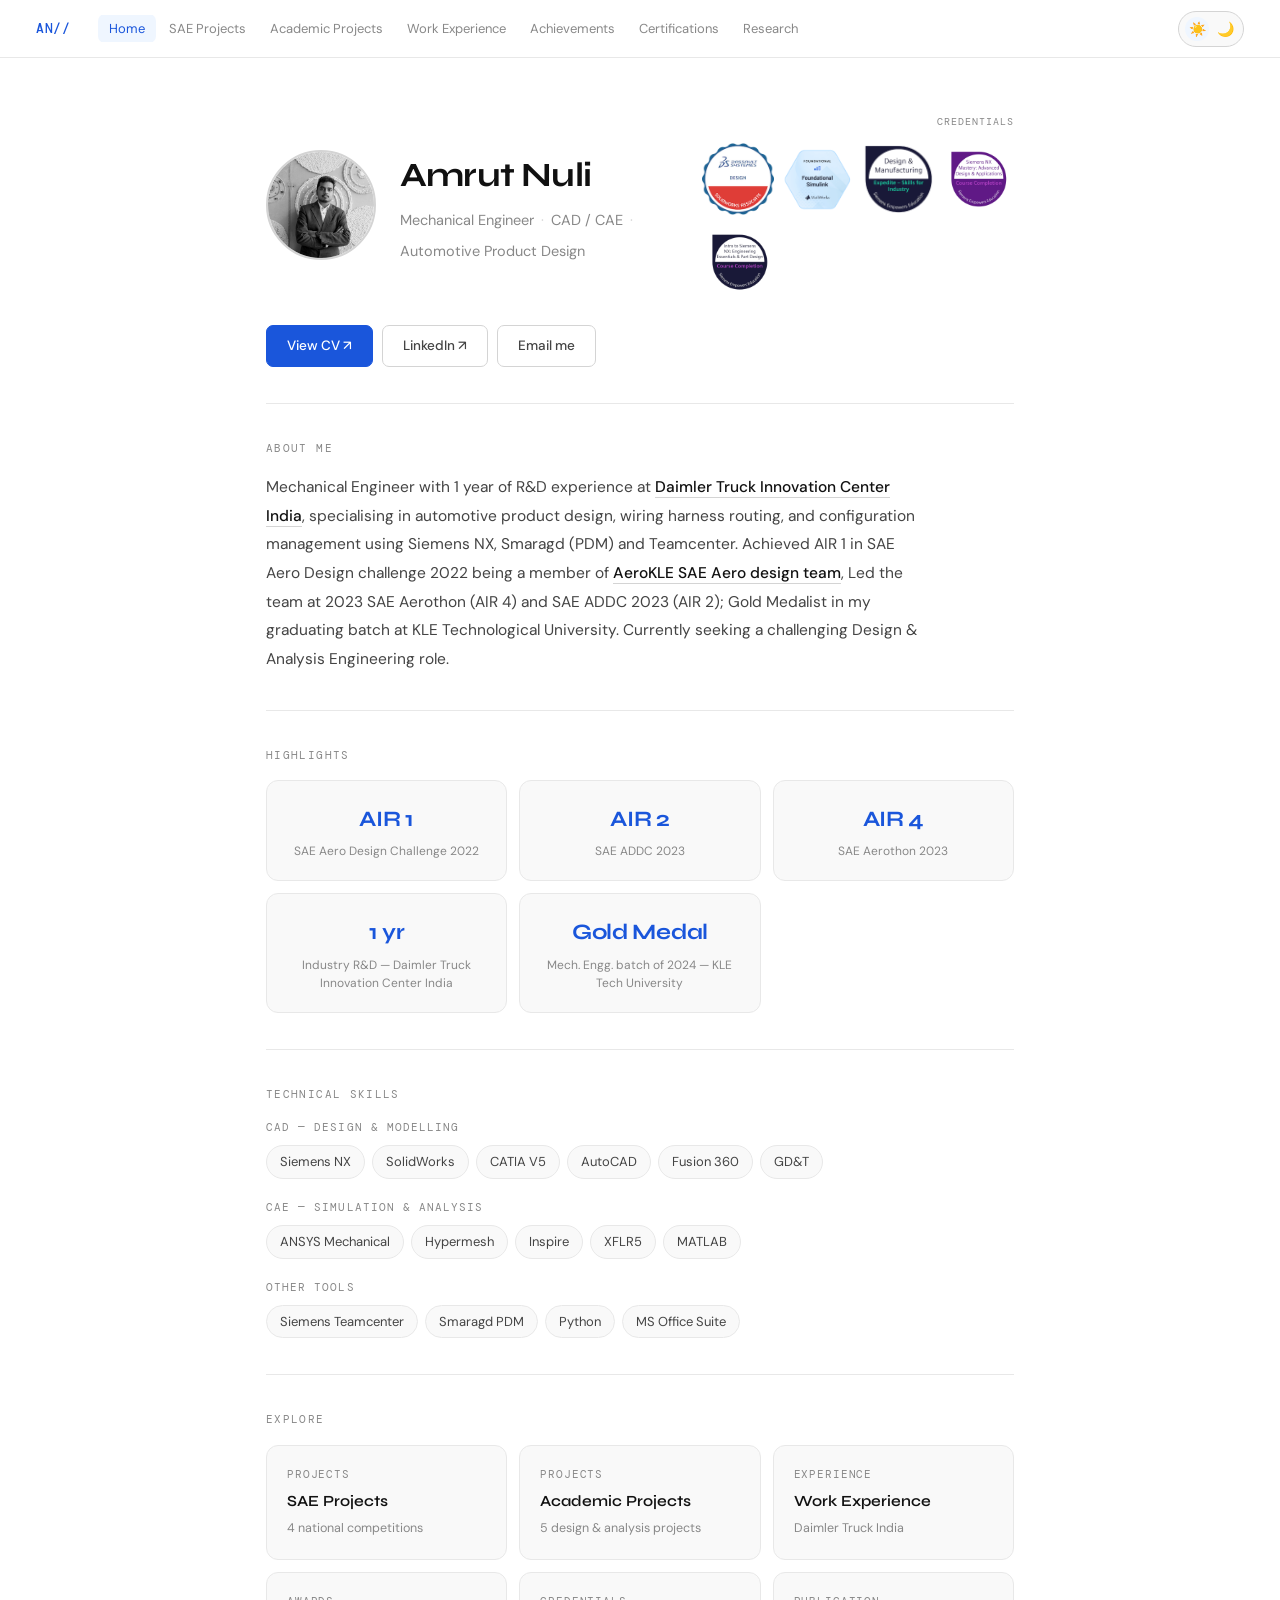
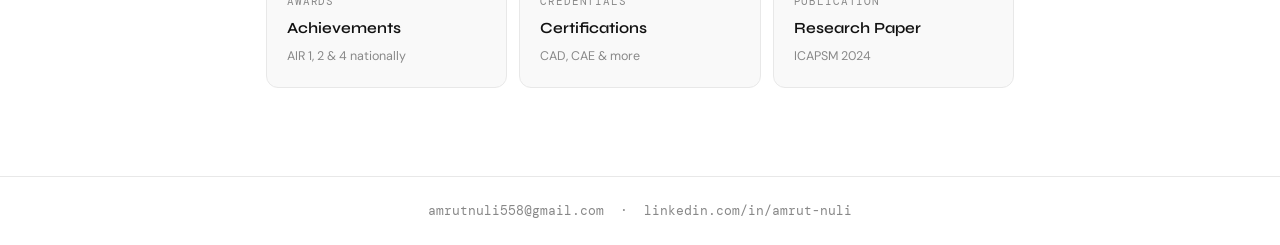
<file: index.html>
<!DOCTYPE html>
<html lang="en">
<head>
  <meta charset="UTF-8"/>
  <meta name="viewport" content="width=device-width, initial-scale=1.0"/>
  <title>Amrut Nuli — Mechanical Engineer</title>
  <link rel="stylesheet" href="style.css"/>
</head>
<body>

<nav>
  <a class="nav-brand" href="index.html">AN//</a>
  <ul class="nav-links">
    <li><a href="index.html" class="active">Home</a></li>
    <li><a href="sae-projects.html">SAE Projects</a></li>
    <li><a href="academic-projects.html">Academic Projects</a></li>
    <li><a href="work-experience.html">Work Experience</a></li>
    <li><a href="achievements.html">Achievements</a></li>
    <li><a href="certifications.html">Certifications</a></li>
    <li><a href="research.html">Research</a></li>
  </ul>
  <button class="theme-toggle" onclick="toggleTheme()" id="theme-btn" title="Toggle dark/light mode">
    <span class="theme-toggle-icon" id="icon-light">☀️</span>
    <span class="theme-toggle-icon" id="icon-dark">🌙</span>
  </button>
</nav>

<main class="page">

  <!-- ── HERO ── -->
  <div class="hero-row">

    <!-- Profile photo -->
    <div class="avatar-wrap" style="width:110px; height:110px;">
      <img src="images/profile/photo.jpg" alt="Amrut Nuli"
           onerror="this.style.display='none'; this.nextElementSibling.style.display='flex'"/>
      <div class="avatar-initials" style="display:none;">AN</div>
    </div>

    <!-- Name + title -->
    <div style="flex:1; min-width:0;">
      <div class="hero-name">Amrut Nuli</div>
      <div class="hero-title-line">
        <span>Mechanical Engineer</span>
        <span class="hero-dot">·</span>
        <span>CAD / CAE</span>
        <span class="hero-dot">·</span>
        <span>Automotive Product Design</span>
      </div>
    </div>

<!-- Credential badges — right aligned -->
<div style="display:flex; flex-direction:column; align-items:flex-end;
            gap:10px; flex-shrink:0;">
  <div style="font-size:10px; font-family:'DM Mono',monospace;
              text-transform:uppercase; letter-spacing:0.1em;
              color:var(--text3); text-align:right; margin-bottom:2px;">
    Credentials
  </div>

  <!-- Row 1 — 4 badges -->
  <div style="display:grid; grid-template-columns:repeat(4, 72px); gap:8px;">

    <a href="https://www.credly.com/badges/6abbfff7-89fe-4c32-a767-18a393b9e136"
       target="_blank" title="Click to verify on Credly">
      <img src="images/badges/badge-1.png" alt="Credential Badge 1"
           style="width:72px; height:72px; object-fit:contain; display:block;
                  transition:transform 0.2s, opacity 0.2s; opacity:0.9;"
           onmouseover="this.style.transform='scale(1.1)'; this.style.opacity='1'"
           onmouseout="this.style.transform='scale(1)'; this.style.opacity='0.9'"/>
    </a>

    <a href="https://www.credly.com/badges/c53f338e-df03-4ca5-ad99-1e9cc7ef1392"
       target="_blank" title="Click to verify on Credly">
      <img src="images/badges/badge-2.png" alt="Credential Badge 2"
           style="width:72px; height:72px; object-fit:contain; display:block;
                  transition:transform 0.2s, opacity 0.2s; opacity:0.9;"
           onmouseover="this.style.transform='scale(1.1)'; this.style.opacity='1'"
           onmouseout="this.style.transform='scale(1)'; this.style.opacity='0.9'"/>
    </a>

    <a href="https://www.credly.com/badges/e3f181ad-5f9e-4975-9733-bbbe692f7ce8"
       target="_blank" title="Click to verify on Credly">
      <img src="images/badges/badge-3.png" alt="Credential Badge 3"
           style="width:72px; height:72px; object-fit:contain; display:block;
                  transition:transform 0.2s, opacity 0.2s; opacity:0.9;"
           onmouseover="this.style.transform='scale(1.1)'; this.style.opacity='1'"
           onmouseout="this.style.transform='scale(1)'; this.style.opacity='0.9'"/>
    </a>

    <a href="https://www.credly.com/badges/d7712d7a-e00e-4a6d-b350-fc04dd3a1cb3"
       target="_blank" title="Click to verify on Credly">
      <img src="images/badges/badge-4.png" alt="Credential Badge 4"
           style="width:72px; height:72px; object-fit:contain; display:block;
                  transition:transform 0.2s, opacity 0.2s; opacity:0.9;"
           onmouseover="this.style.transform='scale(1.1)'; this.style.opacity='1'"
           onmouseout="this.style.transform='scale(1)'; this.style.opacity='0.9'"/>
    </a>

  </div>

  <!-- Row 2 — remaining badges -->
  <div style="display:grid; grid-template-columns:repeat(4, 72px); gap:8px;">

    <a href="https://www.credly.com/badges/d7712d7a-e00e-4a6d-b350-fc04dd3a1cb3"
       target="_blank" title="Click to verify on Credly">
      <img src="images/badges/badge-5.png" alt="Credential Badge 5"
           style="width:72px; height:72px; object-fit:contain; display:block;
                  transition:transform 0.2s, opacity 0.2s; opacity:0.9;"
           onmouseover="this.style.transform='scale(1.1)'; this.style.opacity='1'"
           onmouseout="this.style.transform='scale(1)'; this.style.opacity='0.9'"/>
    </a>

    <!-- Add more badges here in row 2 if needed, same pattern -->

  </div>

</div>

</div>
  <!-- ── END HERO ROW ── -->

  <!-- ── CTAs ── -->
  <div class="btn-row">
    <a class="btn primary" href="https://www.papermark.com/view/cmmp3pbql000fjv04pdbtxovd" target="_blank">View CV ↗</a>
    <a class="btn" href="https://www.linkedin.com/in/amrut-nuli/" target="_blank">LinkedIn ↗</a>
    <a class="btn" href="mailto:amrutnuli558@gmail.com">Email me</a>
  </div>

  <hr/>

  <!-- ── ABOUT ── -->
  <div class="label">About me</div>
  <p style="font-size:15.5px; color:var(--text2); line-height:1.85; max-width:660px;">
    Mechanical Engineer with 1 year of R&amp;D experience at
    <a href="work-experience.html" style="color:var(--text); border-bottom:1px solid var(--border2); text-decoration:none; font-weight:500;">Daimler Truck Innovation Center India</a>,
    specialising in automotive product design, wiring harness routing, and configuration management
    using Siemens NX, Smaragd (PDM) and Teamcenter. Achieved AIR 1 in SAE Aero Design challenge 2022
    being a member of
    <a href="https://aerokle.in/" style="color:var(--text); border-bottom:1px solid var(--border2); text-decoration:none; font-weight:500;">AeroKLE SAE Aero design team</a>,
    Led the team at 2023 SAE Aerothon (AIR 4) and SAE ADDC 2023 (AIR 2); Gold Medalist in my graduating
    batch at KLE Technological University. Currently seeking a challenging Design &amp; Analysis Engineering role.
  </p>

  <hr/>

  <!-- ── HIGHLIGHTS ── -->
  <div class="label">Highlights</div>
  <div class="stats-grid">
    <div class="stat-card">
      <div class="stat-val">AIR 1</div>
      <div class="stat-desc">SAE Aero Design Challenge 2022</div>
    </div>
    <div class="stat-card">
      <div class="stat-val">AIR 2</div>
      <div class="stat-desc">SAE ADDC 2023</div>
    </div>
    <div class="stat-card">
      <div class="stat-val">AIR 4</div>
      <div class="stat-desc">SAE Aerothon 2023</div>
    </div>
    <div class="stat-card">
      <div class="stat-val">1 yr</div>
      <div class="stat-desc">Industry R&amp;D — Daimler Truck Innovation Center India</div>
    </div>
    <div class="stat-card">
      <div class="stat-val">Gold Medal</div>
      <div class="stat-desc">Mech. Engg. batch of 2024 — KLE Tech University</div>
    </div>
  </div>

  <hr/>

  <!-- ── SKILLS ── -->
  <div class="label">Technical skills</div>

  <div class="skill-section">
    <div class="skill-label">CAD — Design &amp; Modelling</div>
    <div class="pill-row">
      <span class="pill">Siemens NX</span>
      <span class="pill">SolidWorks</span>
      <span class="pill">CATIA V5</span>
      <span class="pill">AutoCAD</span>
      <span class="pill">Fusion 360</span>
      <span class="pill">GD&amp;T</span>
    </div>
  </div>

  <div class="skill-section">
    <div class="skill-label">CAE — Simulation &amp; Analysis</div>
    <div class="pill-row">
      <span class="pill">ANSYS Mechanical</span>
      <span class="pill">Hypermesh</span>
      <span class="pill">Inspire</span>
      <span class="pill">XFLR5</span>
      <span class="pill">MATLAB</span>
    </div>
  </div>

  <div class="skill-section">
    <div class="skill-label">Other tools</div>
    <div class="pill-row">
      <span class="pill">Siemens Teamcenter</span>
      <span class="pill">Smaragd PDM</span>
      <span class="pill">Python</span>
      <span class="pill">MS Office Suite</span>
    </div>
  </div>

  <hr/>

  <!-- ── EXPLORE ── -->
  <div class="label">Explore</div>
  <div class="explore-grid">
    <a href="sae-projects.html" class="explore-card">
      <div class="explore-type">Projects</div>
      <div class="explore-title">SAE Projects</div>
      <div class="explore-sub">4 national competitions</div>
    </a>
    <a href="academic-projects.html" class="explore-card">
      <div class="explore-type">Projects</div>
      <div class="explore-title">Academic Projects</div>
      <div class="explore-sub">5 design &amp; analysis projects</div>
    </a>
    <a href="work-experience.html" class="explore-card">
      <div class="explore-type">Experience</div>
      <div class="explore-title">Work Experience</div>
      <div class="explore-sub">Daimler Truck India</div>
    </a>
    <a href="achievements.html" class="explore-card">
      <div class="explore-type">Awards</div>
      <div class="explore-title">Achievements</div>
      <div class="explore-sub">AIR 1, 2 &amp; 4 nationally</div>
    </a>
    <a href="certifications.html" class="explore-card">
      <div class="explore-type">Credentials</div>
      <div class="explore-title">Certifications</div>
      <div class="explore-sub">CAD, CAE &amp; more</div>
    </a>
    <a href="research.html" class="explore-card">
      <div class="explore-type">Publication</div>
      <div class="explore-title">Research Paper</div>
      <div class="explore-sub">ICAPSM 2024</div>
    </a>
  </div>

</main>

<footer>
  amrutnuli558@gmail.com &nbsp;·&nbsp;
  <a href="https://www.linkedin.com/in/amrut-nuli/" target="_blank">linkedin.com/in/amrut-nuli</a>
</footer>

<script>
  function applyTheme(dark) {
    document.body.classList.toggle('dark', dark);
    document.getElementById('icon-light').classList.toggle('active', !dark);
    document.getElementById('icon-dark').classList.toggle('active', dark);
  }
  function toggleTheme() {
    const isDark = document.body.classList.contains('dark');
    localStorage.setItem('theme', isDark ? 'light' : 'dark');
    applyTheme(!isDark);
  }
  (function() {
    const saved = localStorage.getItem('theme');
    if (saved === 'dark') applyTheme(true);
    else applyTheme(false);
  })();
</script>

</body>
</html>
</file>
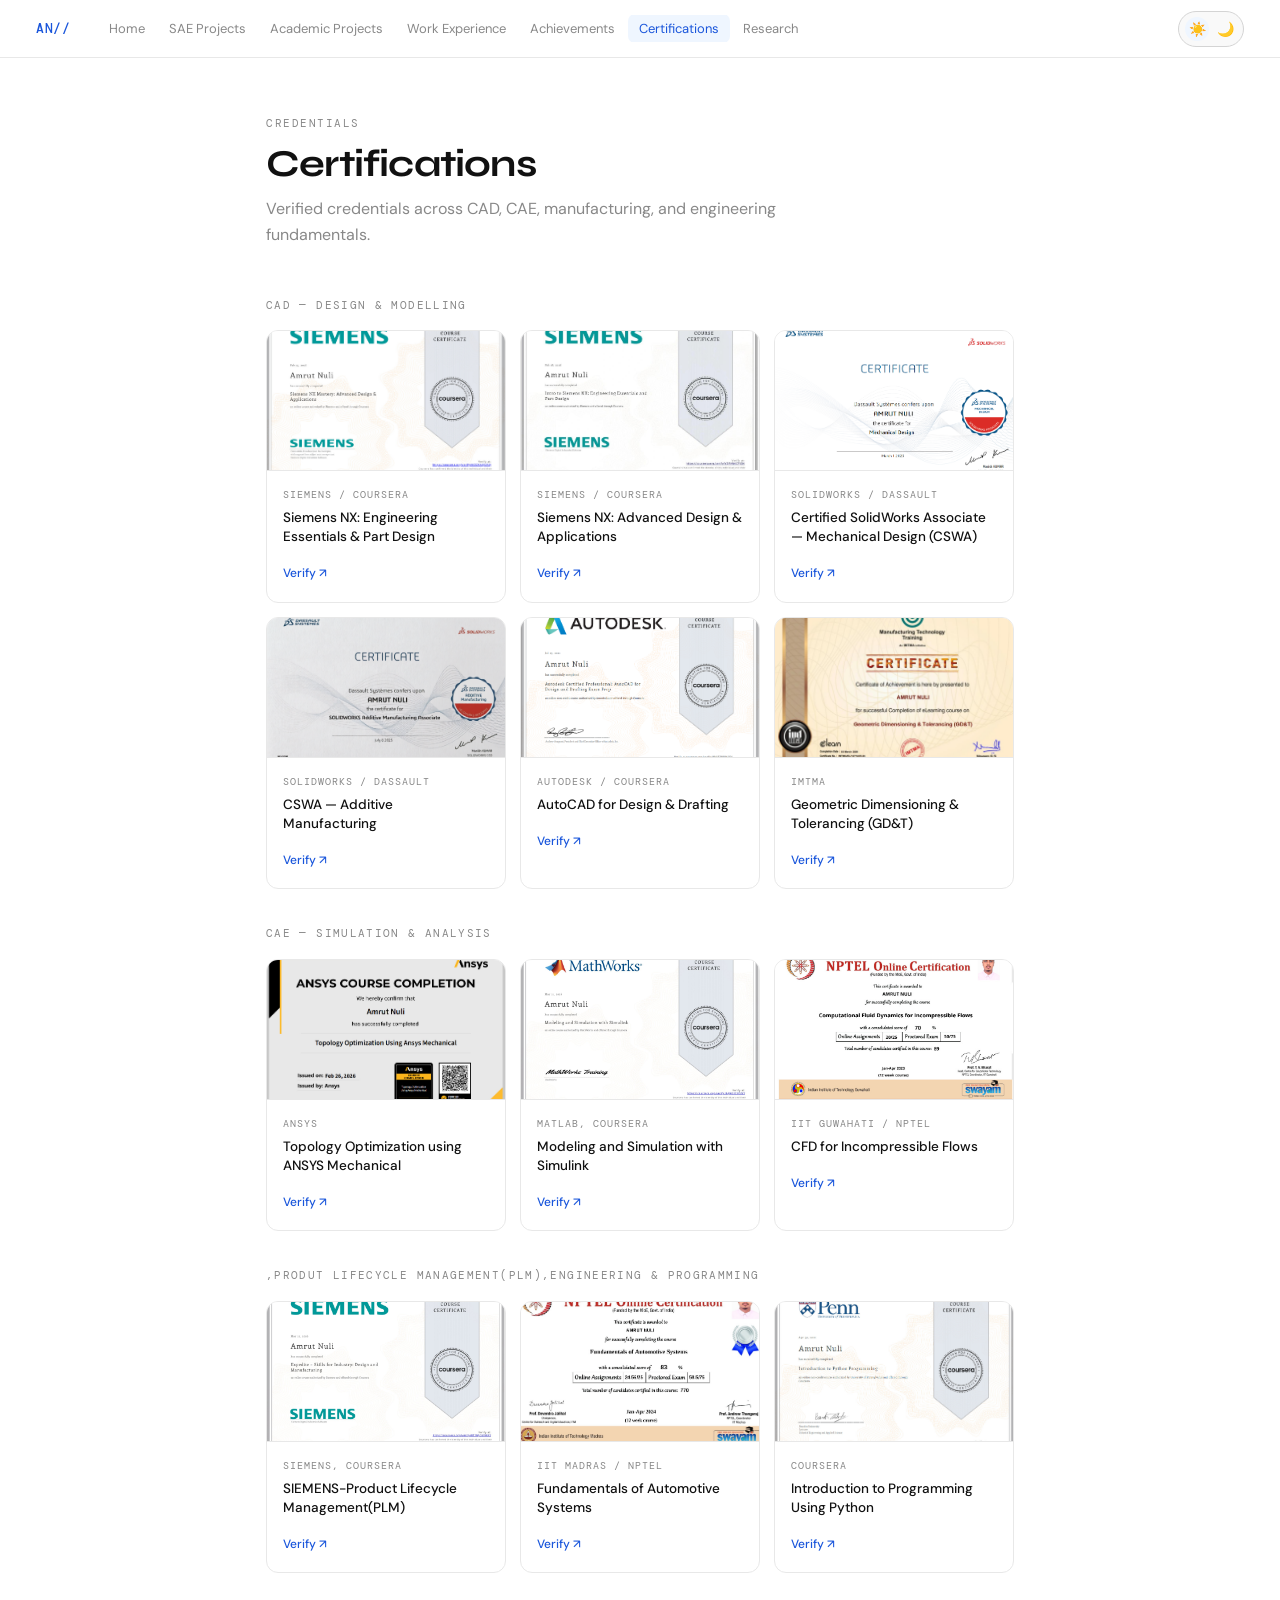
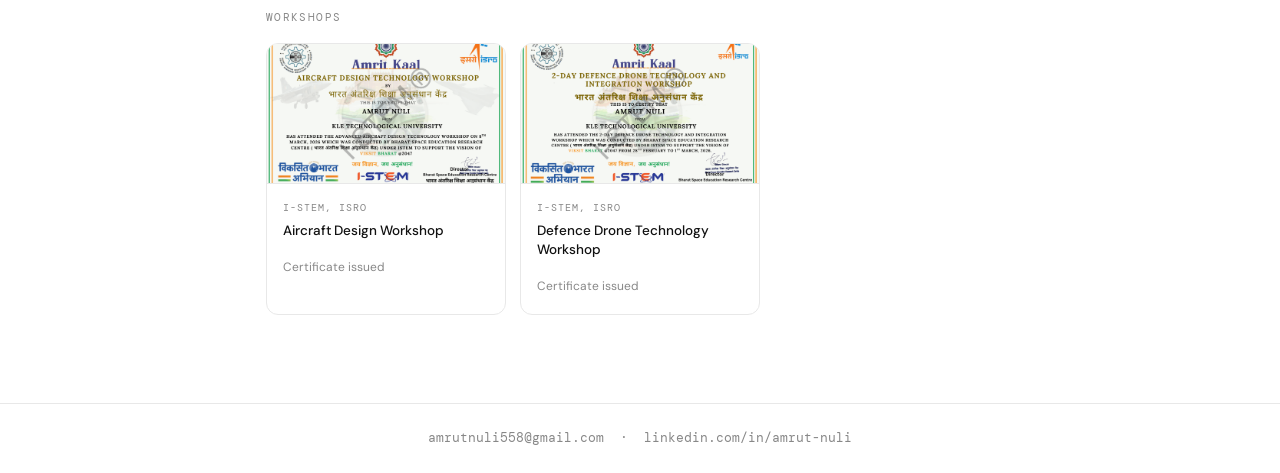
<file: certifications.html>
<!DOCTYPE html>
<html lang="en">
<head>
  <meta charset="UTF-8"/>
  <meta name="viewport" content="width=device-width, initial-scale=1.0"/>
  <title>Certifications — Amrut Nuli</title>
  <link rel="stylesheet" href="style.css"/>
</head>
<body>

<nav>
  <a class="nav-brand" href="index.html">AN//</a>
  <ul class="nav-links">
    <li><a href="index.html">Home</a></li>
    <li><a href="sae-projects.html">SAE Projects</a></li>
    <li><a href="academic-projects.html">Academic Projects</a></li>
    <li><a href="work-experience.html">Work Experience</a></li>
    <li><a href="achievements.html">Achievements</a></li>
    <li><a href="certifications.html" class="active">Certifications</a></li>
    <li><a href="research.html">Research</a></li>
  </ul>
   <button class="theme-toggle" onclick="toggleTheme()" id="theme-btn" title="Toggle dark/light mode">
    <span class="theme-toggle-icon" id="icon-light">☀️</span>
    <span class="theme-toggle-icon" id="icon-dark">🌙</span>
  </button>
</nav>

<main class="page">

  <div class="page-header">
    <div class="page-eyebrow">Credentials</div>
    <div class="page-title">Certifications</div>
    <div class="page-sub">Verified credentials across CAD, CAE, manufacturing, and engineering fundamentals.</div>
  </div>

  <!-- helper macro: each cert card has image + body -->
  <!-- image path → images/certifications/<filename>.jpg  -->

  <!-- ── CAD ── -->
  <div class="label">CAD — Design &amp; Modelling</div>
  <div class="cert-grid" style="margin-bottom:36px;">

    <div class="cert-card">
      <div class="cert-img-wrap">
        <img src="images/certifications/nx-essentials.jpg" alt="Siemens NX Essentials"
             onerror="this.parentElement.innerHTML='<div class=\'cert-img-placeholder\'><svg width=\'24\' height=\'24\' viewBox=\'0 0 24 24\' fill=\'none\' stroke=\'currentColor\' stroke-width=\'1.5\' style=\'opacity:0.4\'><rect x=\'3\' y=\'3\' width=\'18\' height=\'18\' rx=\'2\'/><circle cx=\'8.5\' cy=\'8.5\' r=\'1.5\'/><path d=\'M21 15l-5-5L5 21\'/></svg><span>Add certificate image</span></div>'"/>
      </div>
      <div class="cert-body">
        <div class="cert-issuer">Siemens / Coursera</div>
        <div class="cert-name">Siemens NX: Engineering Essentials &amp; Part Design</div>
        <a class="cert-link" href="https://www.coursera.org/account/accomplishments/verify/VQFANAI7FJSH" target="_blank">Verify ↗</a>
      </div>
    </div>

    <div class="cert-card">
      <div class="cert-img-wrap">
        <img src="images/certifications/nx-advanced.jfif" alt="Siemens NX Advanced"
             onerror="this.parentElement.innerHTML='<div class=\'cert-img-placeholder\'><svg width=\'24\' height=\'24\' viewBox=\'0 0 24 24\' fill=\'none\' stroke=\'currentColor\' stroke-width=\'1.5\' style=\'opacity:0.4\'><rect x=\'3\' y=\'3\' width=\'18\' height=\'18\' rx=\'2\'/><circle cx=\'8.5\' cy=\'8.5\' r=\'1.5\'/><path d=\'M21 15l-5-5L5 21\'/></svg><span>Add certificate image</span></div>'"/>
      </div>
      <div class="cert-body">
        <div class="cert-issuer">Siemens / Coursera</div>
        <div class="cert-name">Siemens NX: Advanced Design &amp; Applications</div>
        
        <a class="cert-link" href="https://www.coursera.org/account/accomplishments/verify/KCEZKAQE2S0J" target="_blank">Verify ↗</a>
      </div>
    </div>

    <div class="cert-card">
      <div class="cert-img-wrap">
        <img src="images/certifications/cswa.png" alt="CSWA"
             onerror="this.parentElement.innerHTML='<div class=\'cert-img-placeholder\'><svg width=\'24\' height=\'24\' viewBox=\'0 0 24 24\' fill=\'none\' stroke=\'currentColor\' stroke-width=\'1.5\' style=\'opacity:0.4\'><rect x=\'3\' y=\'3\' width=\'18\' height=\'18\' rx=\'2\'/><circle cx=\'8.5\' cy=\'8.5\' r=\'1.5\'/><path d=\'M21 15l-5-5L5 21\'/></svg><span>Add certificate image</span></div>'"/>
      </div>
      <div class="cert-body">
        <div class="cert-issuer">SolidWorks / Dassault</div>
        <div class="cert-name">Certified SolidWorks Associate — Mechanical Design (CSWA)</div>
        <a class="cert-link" href="https://cv.virtualtester.com/qr/?b=SLDWRKS&i=C-BPG9M2E5QN" target="_blank">Verify ↗</a>
      </div>
    </div>

    <div class="cert-card">
      <div class="cert-img-wrap">
        <img src="images/certifications/cswa-am.png" alt="CSWA Additive Manufacturing"
             onerror="this.parentElement.innerHTML='<div class=\'cert-img-placeholder\'><svg width=\'24\' height=\'24\' viewBox=\'0 0 24 24\' fill=\'none\' stroke=\'currentColor\' stroke-width=\'1.5\' style=\'opacity:0.4\'><rect x=\'3\' y=\'3\' width=\'18\' height=\'18\' rx=\'2\'/><circle cx=\'8.5\' cy=\'8.5\' r=\'1.5\'/><path d=\'M21 15l-5-5L5 21\'/></svg><span>Add certificate image</span></div>'"/>
      </div>
      <div class="cert-body">
        <div class="cert-issuer">SolidWorks / Dassault</div>
        <div class="cert-name">CSWA — Additive Manufacturing</div>
        <a class="cert-link" href="https://cv.virtualtester.com/qr/?b=SLDWRKS&i=C-2UW5FVECH8" target="_blank">Verify ↗</a>
      </div>
    </div>

    <div class="cert-card">
      <div class="cert-img-wrap">
        <img src="images/certifications/autocad.png" alt="AutoCAD"
             onerror="this.parentElement.innerHTML='<div class=\'cert-img-placeholder\'><svg width=\'24\' height=\'24\' viewBox=\'0 0 24 24\' fill=\'none\' stroke=\'currentColor\' stroke-width=\'1.5\' style=\'opacity:0.4\'><rect x=\'3\' y=\'3\' width=\'18\' height=\'18\' rx=\'2\'/><circle cx=\'8.5\' cy=\'8.5\' r=\'1.5\'/><path d=\'M21 15l-5-5L5 21\'/></svg><span>Add certificate image</span></div>'"/>
      </div>
      <div class="cert-body">
        <div class="cert-issuer">Autodesk / Coursera</div>
        <div class="cert-name">AutoCAD for Design &amp; Drafting</div>
        <a class="cert-link" href="https://www.coursera.org/account/accomplishments/certificate/NN6FZ98KHGF4" target="_blank">Verify ↗</a>
      </div>
    </div>

    <div class="cert-card">
      <div class="cert-img-wrap">
        <img src="images/certifications/gdt.jpg" alt="GDT"
             onerror="this.parentElement.innerHTML='<div class=\'cert-img-placeholder\'><svg width=\'24\' height=\'24\' viewBox=\'0 0 24 24\' fill=\'none\' stroke=\'currentColor\' stroke-width=\'1.5\' style=\'opacity:0.4\'><rect x=\'3\' y=\'3\' width=\'18\' height=\'18\' rx=\'2\'/><circle cx=\'8.5\' cy=\'8.5\' r=\'1.5\'/><path d=\'M21 15l-5-5L5 21\'/></svg><span>Add certificate image</span></div>'"/>
      </div>
      <div class="cert-body">
        <div class="cert-issuer">IMTMA</div>
        <div class="cert-name">Geometric Dimensioning &amp; Tolerancing (GD&amp;T)</div>
        <a class="cert-link" href="https://www.imtmaelearn.in/mod/certificate/view.php?id=263&action=get" target="_blank">Verify ↗</a>
      </div>
    </div>

  </div>

  <!-- ── CAE ── -->
  <div class="label">CAE — Simulation &amp; Analysis</div>
  <div class="cert-grid" style="margin-bottom:36px;">

    <div class="cert-card">
      <div class="cert-img-wrap">
        <img src="images/certifications/ansys-topo.jpg" alt="ANSYS Topology"
             onerror="this.parentElement.innerHTML='<div class=\'cert-img-placeholder\'><svg width=\'24\' height=\'24\' viewBox=\'0 0 24 24\' fill=\'none\' stroke=\'currentColor\' stroke-width=\'1.5\' style=\'opacity:0.4\'><rect x=\'3\' y=\'3\' width=\'18\' height=\'18\' rx=\'2\'/><circle cx=\'8.5\' cy=\'8.5\' r=\'1.5\'/><path d=\'M21 15l-5-5L5 21\'/></svg><span>Add certificate image</span></div>'"/>
      </div>
      <div class="cert-body">
        <div class="cert-issuer">ANSYS</div>
        <div class="cert-name">Topology Optimization using ANSYS Mechanical</div>
        <a class="cert-link" href="https://innovation.ansys.com/badges/badge/dG9wb2xvZ3ktb3B0aW1pemF0aW9uLXVzaW5nLWFuc3lzLW1lY2hhbmljYWwtMTcy" target="_blank">Verify ↗</a>
      </div>
    </div>

     <div class="cert-card">
      <div class="cert-img-wrap">
        <img src="images/certifications/matlabsimulink.jpg" alt="MATLAB SIMULINK"
             onerror="this.parentElement.innerHTML='<div class=\'cert-img-placeholder\'><svg width=\'24\' height=\'24\' viewBox=\'0 0 24 24\' fill=\'none\' stroke=\'currentColor\' stroke-width=\'1.5\' style=\'opacity:0.4\'><rect x=\'3\' y=\'3\' width=\'18\' height=\'18\' rx=\'2\'/><circle cx=\'8.5\' cy=\'8.5\' r=\'1.5\'/><path d=\'M21 15l-5-5L5 21\'/></svg><span>Add certificate image</span></div>'"/>
      </div>
      <div class="cert-body">
        <div class="cert-issuer">MATLAB, Coursera</div>
        <div class="cert-name">Modeling and Simulation with Simulink</div>
        <a class="cert-link" href="https://www.coursera.org/account/accomplishments/verify/B4JH2EZEOZZ7" target="_blank">Verify ↗</a>
      </div>
    </div>
    
    <div class="cert-card">
      <div class="cert-img-wrap">
        <img src="images/certifications/cfd-iit.jpg" alt="CFD IIT"
             onerror="this.parentElement.innerHTML='<div class=\'cert-img-placeholder\'><svg width=\'24\' height=\'24\' viewBox=\'0 0 24 24\' fill=\'none\' stroke=\'currentColor\' stroke-width=\'1.5\' style=\'opacity:0.4\'><rect x=\'3\' y=\'3\' width=\'18\' height=\'18\' rx=\'2\'/><circle cx=\'8.5\' cy=\'8.5\' r=\'1.5\'/><path d=\'M21 15l-5-5L5 21\'/></svg><span>Add certificate image</span></div>'"/>
      </div>
      <div class="cert-body">
        <div class="cert-issuer">IIT Guwahati / NPTEL</div>
        <div class="cert-name">CFD for Incompressible Flows</div>
        <a class="cert-link" href="https://archive.nptel.ac.in/noc/Ecertificate/?q=NPTEL23ME04S3346008004060085" target="_blank">Verify ↗</a>
      </div>
    </div>

  </div>

  <!-- ── Other ── -->
  <div class="label">,Produt lifecycle management(PLM),Engineering &amp; Programming</div>
  <div class="cert-grid" style="margin-bottom:36px;">
    
    <div class="cert-card">
      <div class="cert-img-wrap">
        <img src="images/certifications/SIEMENSPLM.jpg" alt="SIEMENS PLM"
             onerror="this.parentElement.innerHTML='<div class=\'cert-img-placeholder\'><svg width=\'24\' height=\'24\' viewBox=\'0 0 24 24\' fill=\'none\' stroke=\'currentColor\' stroke-width=\'1.5\' style=\'opacity:0.4\'><rect x=\'3\' y=\'3\' width=\'18\' height=\'18\' rx=\'2\'/><circle cx=\'8.5\' cy=\'8.5\' r=\'1.5\'/><path d=\'M21 15l-5-5L5 21\'/></svg><span>Add certificate image</span></div>'"/>
      </div>
      <div class="cert-body">
        <div class="cert-issuer">SIEMENS, Coursera</div>
        <div class="cert-name">SIEMENS-Product Lifecycle Management(PLM)</div>
        <a class="cert-link" href="https://www.coursera.org/account/accomplishments/verify/BT7WJCGY9EX7" target="_blank">Verify ↗</a>
      </div>
    </div>

    <div class="cert-card">
      <div class="cert-img-wrap">
        <img src="images/certifications/automotive-iit.jpg" alt="Automotive IIT"
             onerror="this.parentElement.innerHTML='<div class=\'cert-img-placeholder\'><svg width=\'24\' height=\'24\' viewBox=\'0 0 24 24\' fill=\'none\' stroke=\'currentColor\' stroke-width=\'1.5\' style=\'opacity:0.4\'><rect x=\'3\' y=\'3\' width=\'18\' height=\'18\' rx=\'2\'/><circle cx=\'8.5\' cy=\'8.5\' r=\'1.5\'/><path d=\'M21 15l-5-5L5 21\'/></svg><span>Add certificate image</span></div>'"/>
      </div>
      <div class="cert-body">
        <div class="cert-issuer">IIT Madras / NPTEL</div>
        <div class="cert-name">Fundamentals of Automotive Systems</div>
        <a class="cert-link" href="https://archive.nptel.ac.in/noc/Ecertificate/?q=NPTEL24DE03S45230084430396475" target="_blank">Verify ↗</a>
      </div>
    </div>

    <div class="cert-card">
      <div class="cert-img-wrap">
        <img src="images/certifications/python.jpg" alt="Python"
             onerror="this.parentElement.innerHTML='<div class=\'cert-img-placeholder\'><svg width=\'24\' height=\'24\' viewBox=\'0 0 24 24\' fill=\'none\' stroke=\'currentColor\' stroke-width=\'1.5\' style=\'opacity:0.4\'><rect x=\'3\' y=\'3\' width=\'18\' height=\'18\' rx=\'2\'/><circle cx=\'8.5\' cy=\'8.5\' r=\'1.5\'/><path d=\'M21 15l-5-5L5 21\'/></svg><span>Add certificate image</span></div>'"/>
      </div>
      <div class="cert-body">
        <div class="cert-issuer">Coursera</div>
        <div class="cert-name">Introduction to Programming Using Python</div>
        <a class="cert-link" href="https://www.coursera.org/account/accomplishments/certificate/F7MTRRKELFWC" target="_blank">Verify ↗</a>
      </div>
    </div>

  </div>

  <!-- ── Workshops ── -->
  <div class="label">Workshops</div>
  <div class="cert-grid">

    <div class="cert-card">
      <div class="cert-img-wrap">
        <img src="images/certifications/aircraft-workshop.png" alt="Aircraft Design Workshop"
             onerror="this.parentElement.innerHTML='<div class=\'cert-img-placeholder\'><svg width=\'24\' height=\'24\' viewBox=\'0 0 24 24\' fill=\'none\' stroke=\'currentColor\' stroke-width=\'1.5\' style=\'opacity:0.4\'><rect x=\'3\' y=\'3\' width=\'18\' height=\'18\' rx=\'2\'/><circle cx=\'8.5\' cy=\'8.5\' r=\'1.5\'/><path d=\'M21 15l-5-5L5 21\'/></svg><span>Add certificate image</span></div>'"/>
      </div>
      <div class="cert-body">
        <div class="cert-issuer">I-STEM, ISRO</div>
        <div class="cert-name">Aircraft Design Workshop</div>
        <span style="font-size:12px; color:var(--text3);">Certificate issued</span>
      </div>
    </div>

    <div class="cert-card">
      <div class="cert-img-wrap">
        <img src="images/certifications/defence-workshop.png" alt="Defence Drone Workshop"
             onerror="this.parentElement.innerHTML='<div class=\'cert-img-placeholder\'><svg width=\'24\' height=\'24\' viewBox=\'0 0 24 24\' fill=\'none\' stroke=\'currentColor\' stroke-width=\'1.5\' style=\'opacity:0.4\'><rect x=\'3\' y=\'3\' width=\'18\' height=\'18\' rx=\'2\'/><circle cx=\'8.5\' cy=\'8.5\' r=\'1.5\'/><path d=\'M21 15l-5-5L5 21\'/></svg><span>Add certificate image</span></div>'"/>
      </div>
      <div class="cert-body">
        <div class="cert-issuer">I-STEM, ISRO</div>
        <div class="cert-name">Defence Drone Technology Workshop</div>
        <span style="font-size:12px; color:var(--text3);">Certificate issued</span>
      </div>
    </div>

  </div>

</main>

<footer>
  amrutnuli558@gmail.com &nbsp;·&nbsp;
  <a href="https://www.linkedin.com/in/amrut-nuli/" target="_blank">linkedin.com/in/amrut-nuli</a>
</footer>
  
<script>
  /* ── THEME TOGGLE ── */
  function applyTheme(dark) {
    document.body.classList.toggle('dark', dark);
    document.getElementById('icon-light').classList.toggle('active', !dark);
    document.getElementById('icon-dark').classList.toggle('active', dark);
  }

  function toggleTheme() {
    const isDark = document.body.classList.contains('dark');
    localStorage.setItem('theme', isDark ? 'light' : 'dark');
    applyTheme(!isDark);
  }

  /* apply saved theme immediately on page load */
  applyTheme(localStorage.getItem('theme') === 'dark');
</script>
</body>
</html>
</file>
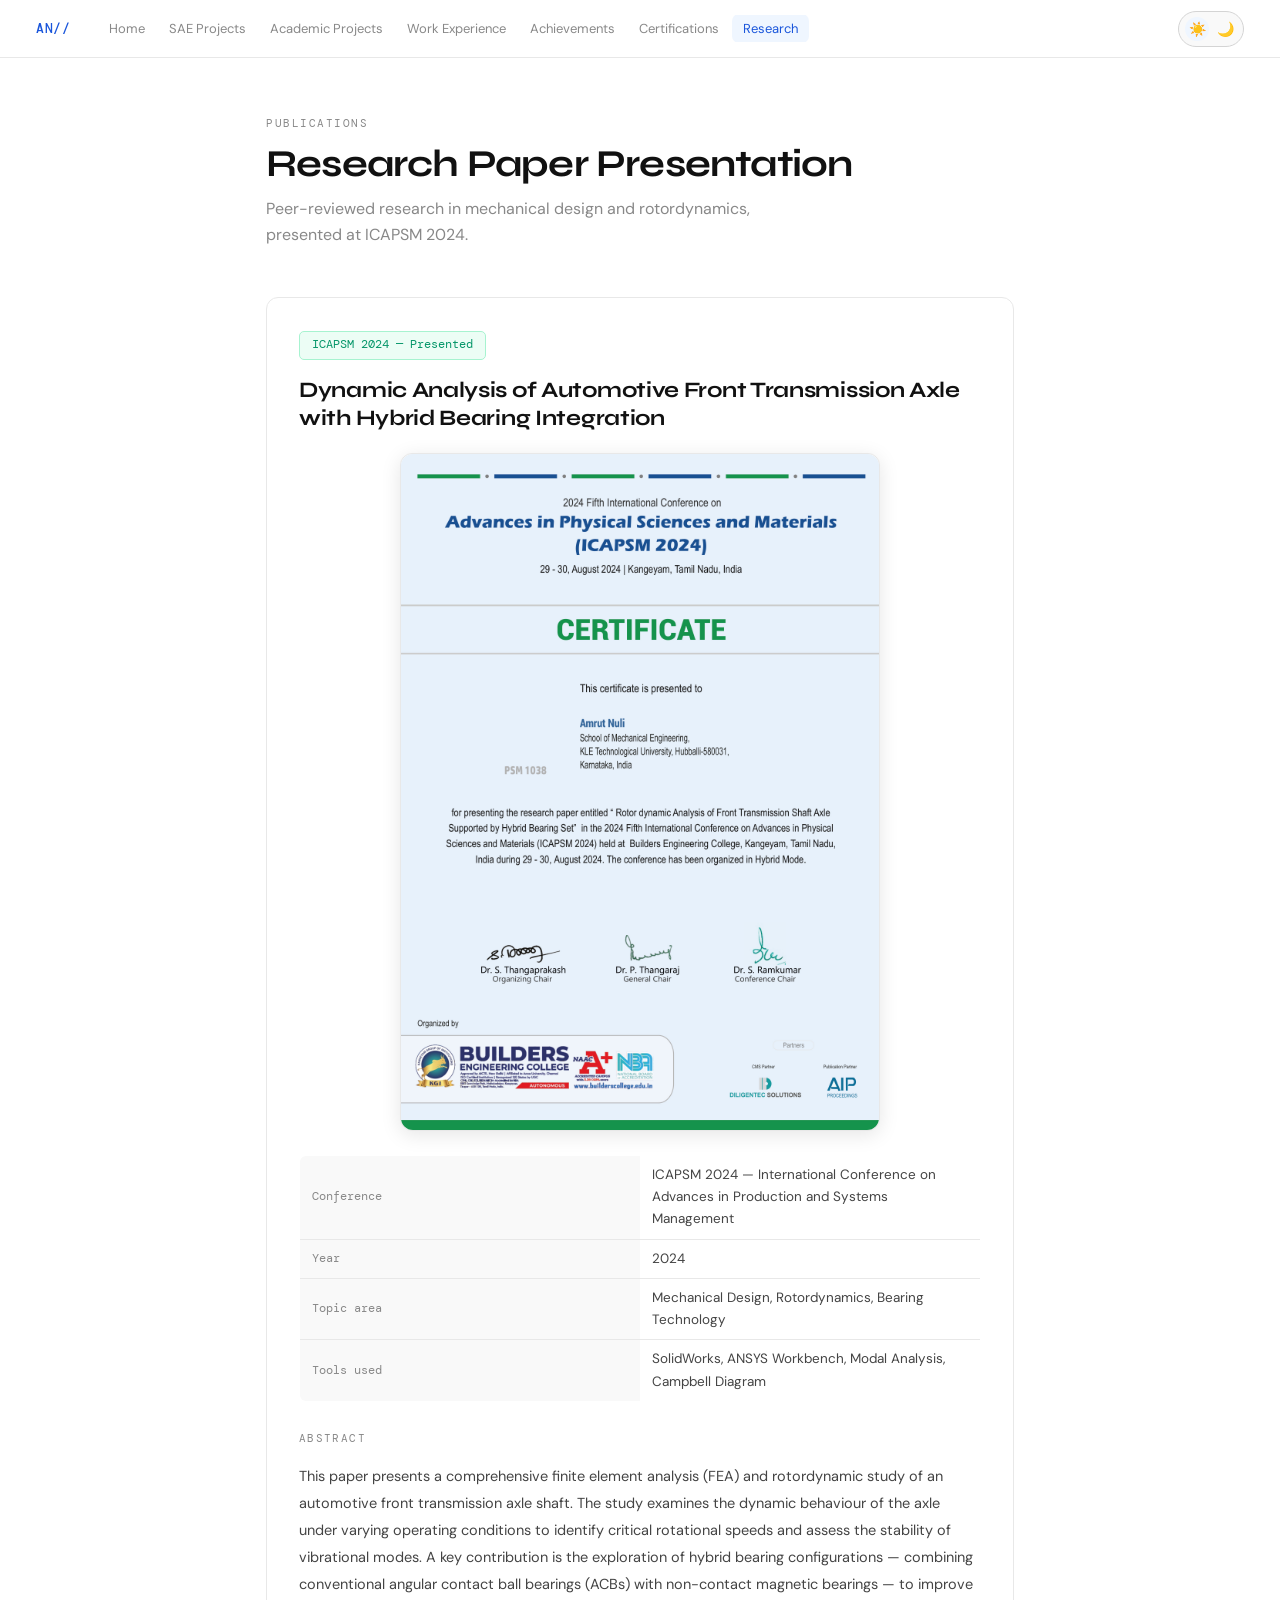
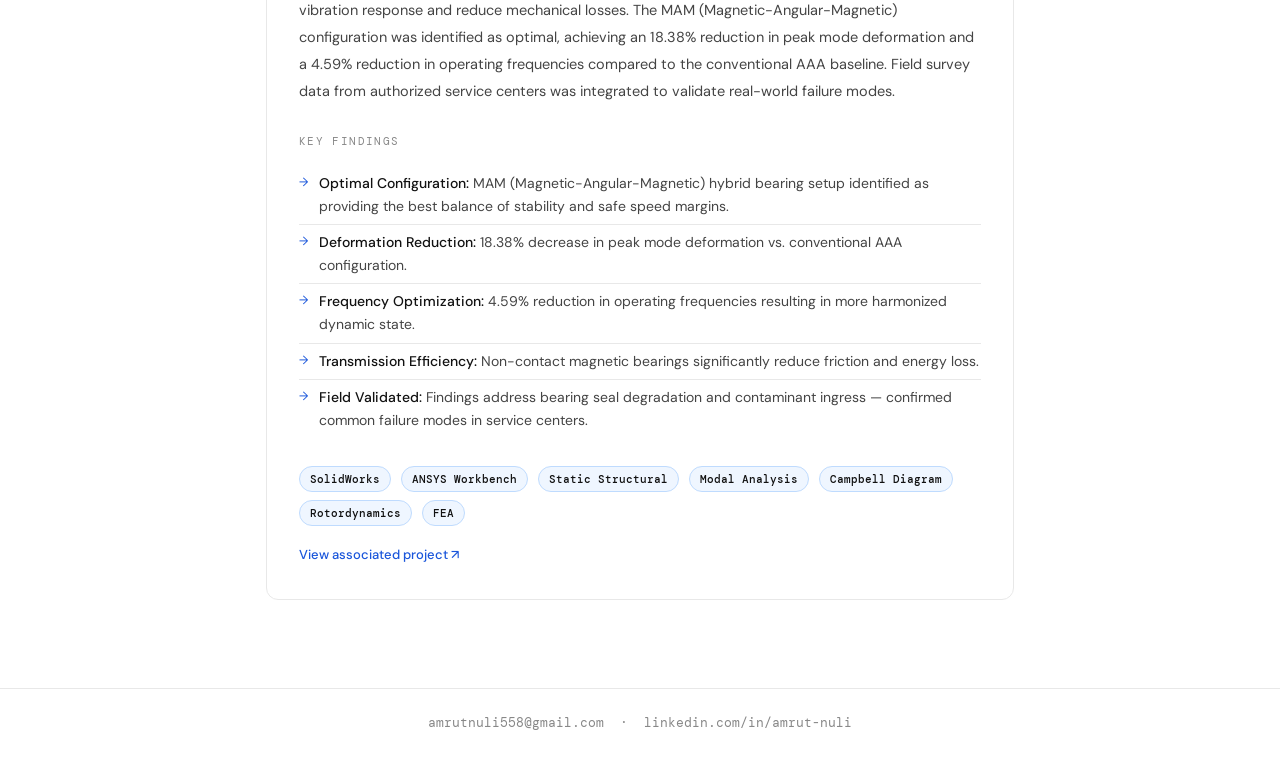
<file: research.html>
<!DOCTYPE html>
<html lang="en">
<head>
  <meta charset="UTF-8"/>
  <meta name="viewport" content="width=device-width, initial-scale=1.0"/>
  <title>Research — Amrut Nuli</title>
  <link rel="stylesheet" href="style.css"/>
</head>
<body>

<nav>
  <a class="nav-brand" href="index.html">AN//</a>
  <ul class="nav-links">
    <li><a href="index.html">Home</a></li>
    <li><a href="sae-projects.html">SAE Projects</a></li>
    <li><a href="academic-projects.html">Academic Projects</a></li>
    <li><a href="work-experience.html">Work Experience</a></li>
    <li><a href="achievements.html">Achievements</a></li>
    <li><a href="certifications.html">Certifications</a></li>
    <li><a href="research.html" class="active">Research</a></li>
  </ul>
   <button class="theme-toggle" onclick="toggleTheme()" id="theme-btn" title="Toggle dark/light mode">
    <span class="theme-toggle-icon" id="icon-light">☀️</span>
    <span class="theme-toggle-icon" id="icon-dark">🌙</span>
  </button>
</nav>

<main class="page">

  <div class="page-header">
    <div class="page-eyebrow">Publications</div>
    <div class="page-title">Research Paper Presentation</div>
    <div class="page-sub">Peer-reviewed research in mechanical design and rotordynamics, presented at ICAPSM 2024.</div>
  </div>

  <div class="research-card">
    <div class="conf-badge">ICAPSM 2024 — Presented</div>

    <div style="font-family:'Syne',sans-serif; font-size:22px; font-weight:700; color:var(--text); line-height:1.3; margin-bottom:20px; letter-spacing:-0.3px;">
      Dynamic Analysis of Automotive Front Transmission Axle with Hybrid Bearing Integration
    </div>

    <!-- Research paper / presentation image
         Add your image to: images/research/presentation.jpg
         This can be a photo of you presenting, the paper's first page, or a key result figure. -->
    <div class="research-img-wrap">
      <img src="images/research/presentation.jpg" alt="Research paper presentation"
           onerror="this.parentElement.innerHTML='<div style=\'width:100%;height:300%;display:flex;flex-direction:column;align-items:center;justify-content:center;gap:8px;color:var(--text3);font-family:DM Mono,monospace;font-size:13px;\'><svg width=\'32\' height=\'32\' viewBox=\'0 0 24 24\' fill=\'none\' stroke=\'currentColor\' stroke-width=\'1.5\' style=\'opacity:0.35\'><rect x=\'3\' y=\'3\' width=\'18\' height=\'18\' rx=\'2\'/><circle cx=\'8.5\' cy=\'8.5\' r=\'1.5\'/><path d=\'M21 15l-5-5L5 21\'/></svg><span>Add images/research/presentation.jpg</span></div>'"/>
    </div>

    <table class="spec-table" style="margin-bottom:28px;">
      <tr><td>Conference</td><td>ICAPSM 2024 — International Conference on Advances in Production and Systems Management</td></tr>
      <tr><td>Year</td><td>2024</td></tr>
      <tr><td>Topic area</td><td>Mechanical Design, Rotordynamics, Bearing Technology</td></tr>
      <tr><td>Tools used</td><td>SolidWorks, ANSYS Workbench, Modal Analysis, Campbell Diagram</td></tr>
    </table>

    <div class="label">Abstract</div>
    <p style="font-size:14.5px; color:var(--text2); line-height:1.85; margin-bottom:28px;">
      This paper presents a comprehensive finite element analysis (FEA) and rotordynamic study of an
      automotive front transmission axle shaft. The study examines the dynamic behaviour of the axle under
      varying operating conditions to identify critical rotational speeds and assess the stability of
      vibrational modes. A key contribution is the exploration of hybrid bearing configurations —
      combining conventional angular contact ball bearings (ACBs) with non-contact magnetic bearings —
      to improve vibration response and reduce mechanical losses. The MAM (Magnetic-Angular-Magnetic)
      configuration was identified as optimal, achieving an 18.38% reduction in peak mode deformation
      and a 4.59% reduction in operating frequencies compared to the conventional AAA baseline. Field
      survey data from authorized service centers was integrated to validate real-world failure modes.
    </p>

    <div class="label">Key findings</div>
    <ul class="project-bullets" style="margin-bottom:28px;">
      <li><strong>Optimal Configuration:</strong> MAM (Magnetic-Angular-Magnetic) hybrid bearing setup identified as providing the best balance of stability and safe speed margins.</li>
      <li><strong>Deformation Reduction:</strong> 18.38% decrease in peak mode deformation vs. conventional AAA configuration.</li>
      <li><strong>Frequency Optimization:</strong> 4.59% reduction in operating frequencies resulting in more harmonized dynamic state.</li>
      <li><strong>Transmission Efficiency:</strong> Non-contact magnetic bearings significantly reduce friction and energy loss.</li>
      <li><strong>Field Validated:</strong> Findings address bearing seal degradation and contaminant ingress — confirmed common failure modes in service centers.</li>
    </ul>

    <div class="tools-row">
      <span class="tool-tag">SolidWorks</span>
      <span class="tool-tag">ANSYS Workbench</span>
      <span class="tool-tag">Static Structural</span>
      <span class="tool-tag">Modal Analysis</span>
      <span class="tool-tag">Campbell Diagram</span>
      <span class="tool-tag">Rotordynamics</span>
      <span class="tool-tag">FEA</span>
    </div>

    <a class="proj-link" href="academic-projects.html">View associated project ↗</a>
  </div>

</main>

<footer>
  amrutnuli558@gmail.com &nbsp;·&nbsp;
  <a href="https://www.linkedin.com/in/amrut-nuli/" target="_blank">linkedin.com/in/amrut-nuli</a>
</footer>
  
<script>
  /* ── THEME TOGGLE ── */
  function applyTheme(dark) {
    document.body.classList.toggle('dark', dark);
    document.getElementById('icon-light').classList.toggle('active', !dark);
    document.getElementById('icon-dark').classList.toggle('active', dark);
  }

  function toggleTheme() {
    const isDark = document.body.classList.contains('dark');
    localStorage.setItem('theme', isDark ? 'light' : 'dark');
    applyTheme(!isDark);
  }

  /* apply saved theme immediately on page load */
  applyTheme(localStorage.getItem('theme') === 'dark');
</script>
</body>
</html>
</file>
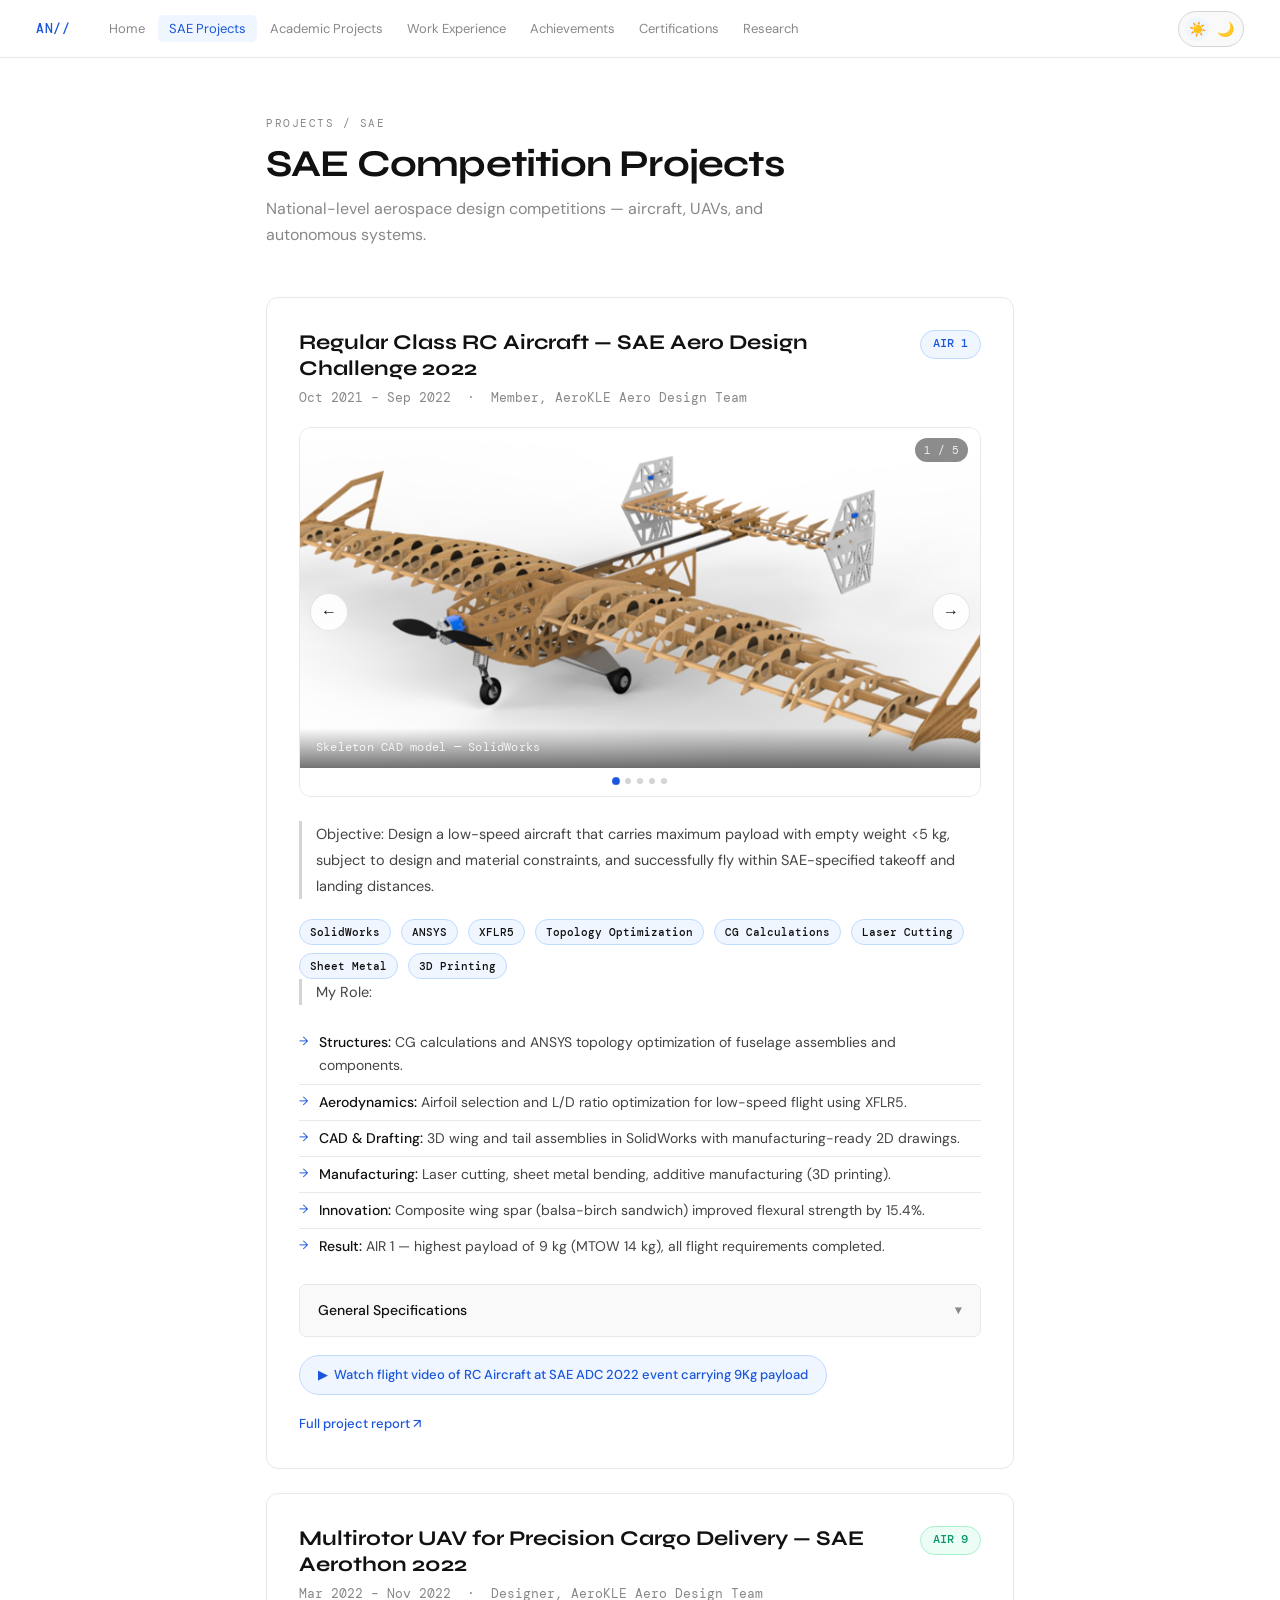
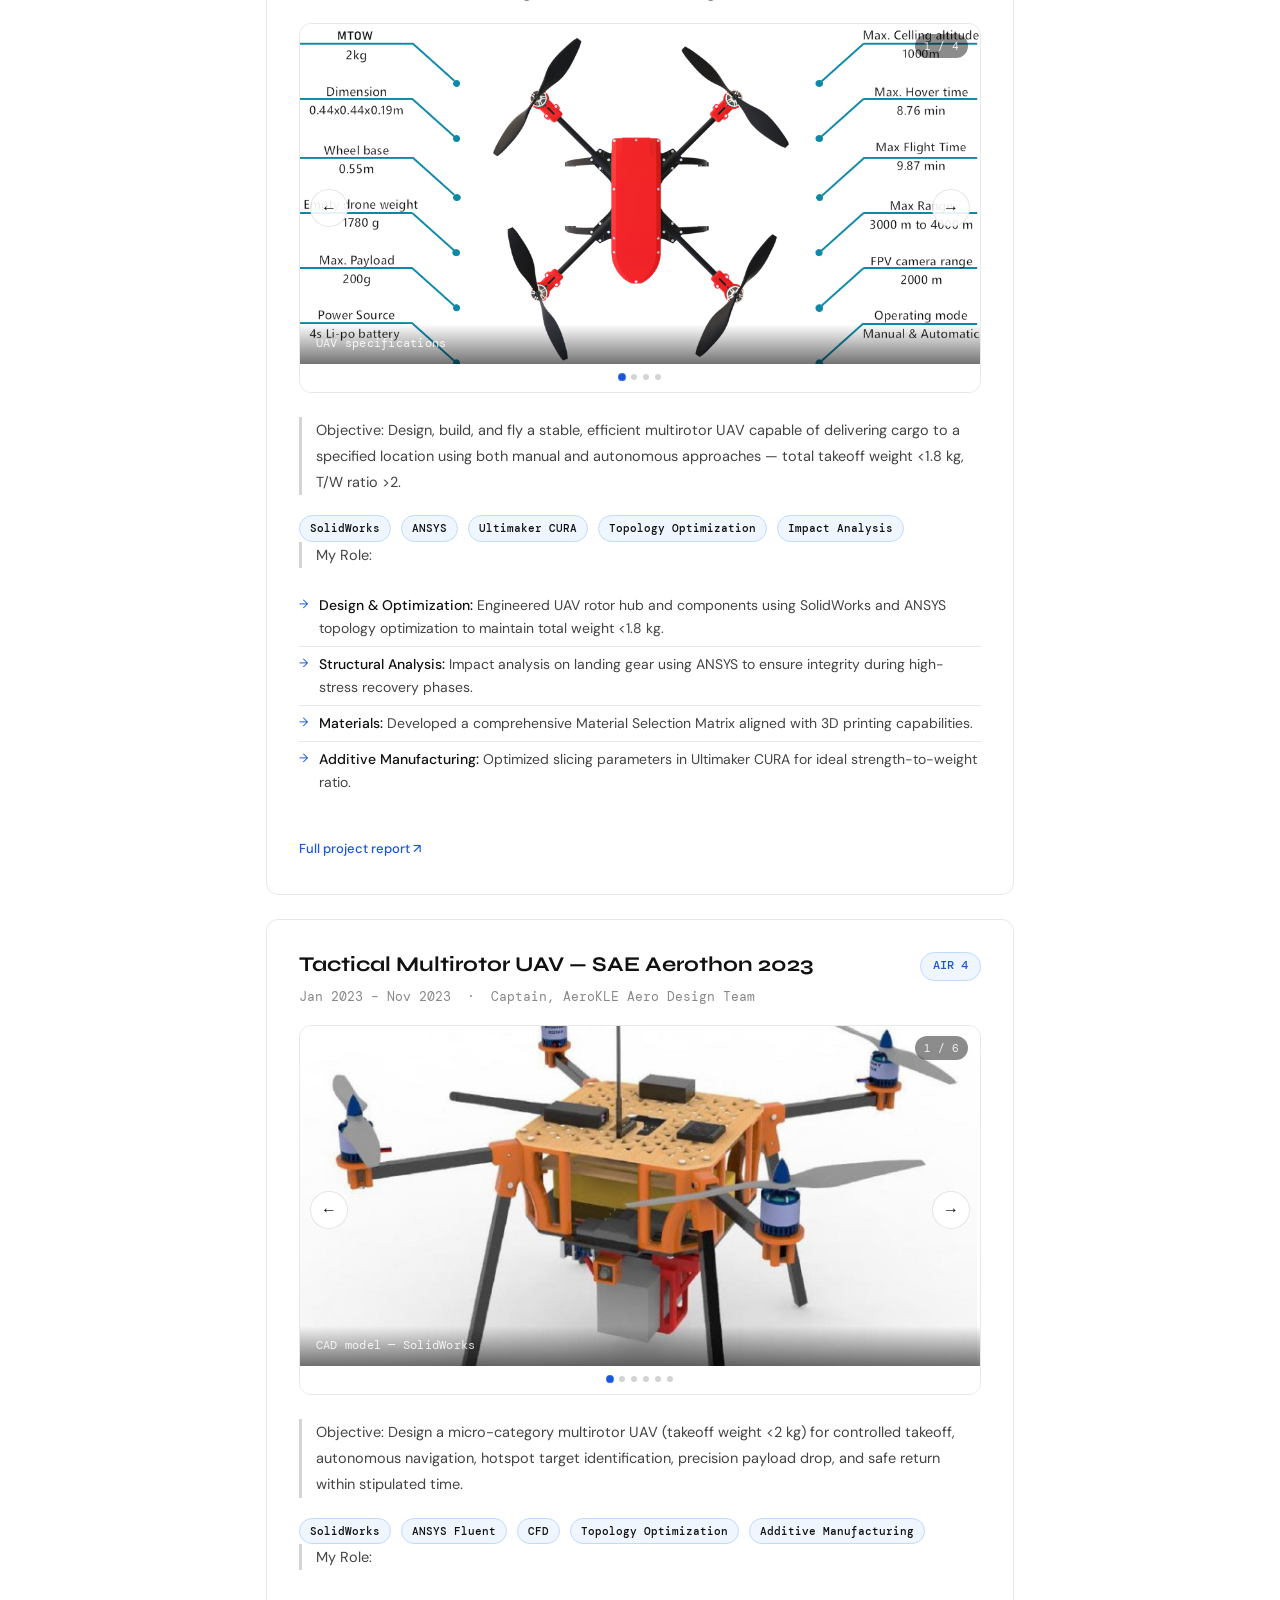
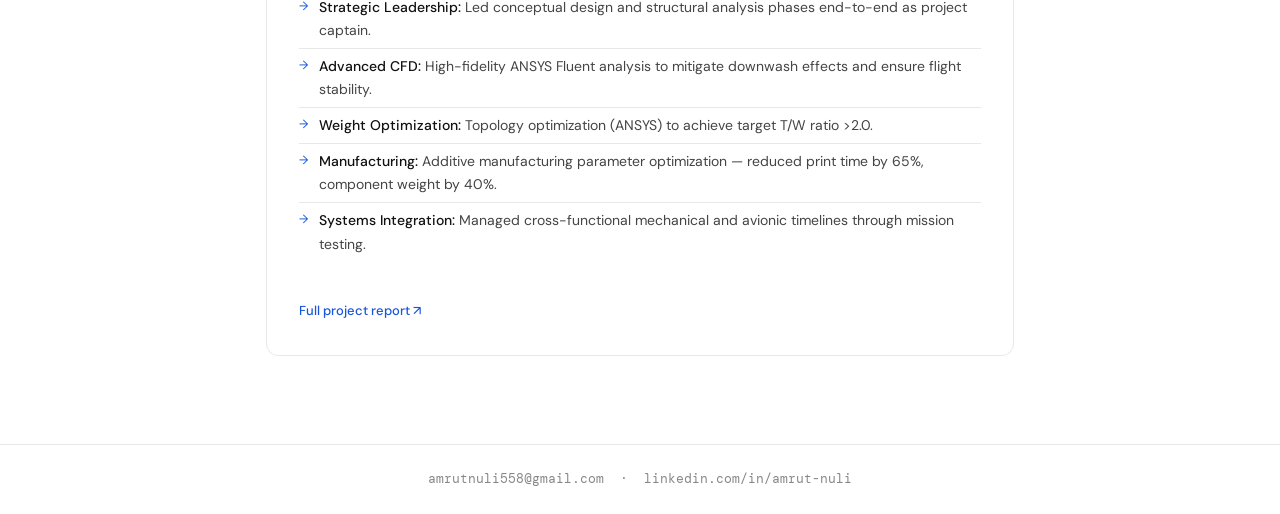
<file: sae-projects.html>
<!DOCTYPE html>
<html lang="en">
<head>
  <meta charset="UTF-8"/>
  <meta name="viewport" content="width=device-width, initial-scale=1.0"/>
  <title>SAE Projects — Amrut Nuli</title>
  <link rel="stylesheet" href="style.css"/>
</head>
<body>

<nav>
  <a class="nav-brand" href="index.html">AN//</a>
  <ul class="nav-links">
    <li><a href="index.html">Home</a></li>
    <li><a href="sae-projects.html" class="active">SAE Projects</a></li>
    <li><a href="academic-projects.html">Academic Projects</a></li>
    <li><a href="work-experience.html">Work Experience</a></li>
    <li><a href="achievements.html">Achievements</a></li>
    <li><a href="certifications.html">Certifications</a></li>
    <li><a href="research.html">Research</a></li>
  </ul>
   <button class="theme-toggle" onclick="toggleTheme()" id="theme-btn" title="Toggle dark/light mode">
    <span class="theme-toggle-icon" id="icon-light">☀️</span>
    <span class="theme-toggle-icon" id="icon-dark">🌙</span>
  </button>
</nav>

<main class="page">

  <div class="page-header">
    <div class="page-eyebrow">Projects / SAE</div>
    <div class="page-title">SAE Competition Projects</div>
    <div class="page-sub">National-level aerospace design competitions — aircraft, UAVs, and autonomous systems.</div>
  </div>

  <!-- ── PROJECT 1 ── -->
  <div class="project-card">
    <div class="project-header">
      <div class="project-title">Regular Class RC Aircraft — SAE Aero Design Challenge 2022</div>
      <div class="project-rank">AIR 1</div>
    </div>
    <div class="project-date">Oct 2021 – Sep 2022 &nbsp;·&nbsp; Member, AeroKLE Aero Design Team</div>

    <!-- CAROUSEL
         Put your images in: images/sae2022/
         Rename them exactly as listed in src below, OR update the src paths to match your file names. -->
    <div class="carousel" id="c-sae2022"></div>

    <p class="project-obj">
      Objective: Design a low-speed aircraft that carries maximum payload with empty weight &lt;5 kg, subject to
      design and material constraints, and successfully fly within SAE-specified takeoff and landing distances.
    </p>
    
    <div class="tools-row">
      
      <span class="tool-tag">SolidWorks</span>
      <span class="tool-tag">ANSYS</span>
      <span class="tool-tag">XFLR5</span>
      <span class="tool-tag">Topology Optimization</span>
      <span class="tool-tag">CG Calculations</span>
      <span class="tool-tag">Laser Cutting</span>
      <span class="tool-tag">Sheet Metal</span>
      <span class="tool-tag">3D Printing</span>
      
    </div>

      <p class="project-obj">
         My Role:
        </p>
    <ul class="project-bullets">
      
      <li><strong>Structures:</strong> CG calculations and ANSYS topology optimization of fuselage assemblies and components.</li>
      <li><strong>Aerodynamics:</strong> Airfoil selection and L/D ratio optimization for low-speed flight using XFLR5.</li>
      <li><strong>CAD &amp; Drafting:</strong> 3D wing and tail assemblies in SolidWorks with manufacturing-ready 2D drawings.</li>
      <li><strong>Manufacturing:</strong> Laser cutting, sheet metal bending, additive manufacturing (3D printing).</li>
      <li><strong>Innovation:</strong> Composite wing spar (balsa-birch sandwich) improved flexural strength by 15.4%.</li>
      <li><strong>Result:</strong> AIR 1 — highest payload of 9 kg (MTOW 14 kg), all flight requirements completed.</li>
    </ul>
<div class="collapsible" onclick="toggleCollapsible(this)">
  <div class="collapsible-header">
    <span class="collapsible-title">General Specifications</span>
    <span class="collapsible-icon">▼</span>
  </div>
  <div class="collapsible-body">
    <div class="label" style="margin-bottom:10px;">Key specs</div>
    <table class="spec-table">
      <tr><td>Wingspan</td><td>2.4 m (94.5 in)</td></tr>
      <tr><td>Empty weight</td><td>5 kg</td></tr>
      <tr><td>Max takeoff weight</td><td>14 kg</td></tr>
      <tr><td>Payload carried</td><td>9 kg</td></tr>
      <tr><td>Airfoil</td><td>Fx74-C15-140</td></tr>
      <tr><td>Cruise speed</td><td>15.11 m/s</td></tr>
      <tr><td>Stall speed</td><td>10.34 m/s</td></tr>
      <tr><td>Takeoff distance</td><td>34.33 m</td></tr>
    </table>

    </div>
</div>
<div style="display:flex; flex-wrap:wrap; gap:10px; margin-top:18px; align-items:center;">
  <a href="https://drive.google.com/file/d/1tQbfBQ1asU3lTxCbpDRwIHP8BrB_DIwG/view"
     target="_blank"
     style="display:inline-flex; align-items:center; gap:8px;
            font-size:13px; font-weight:500;
            background:var(--accent-dim); color:var(--accent);
            border:1px solid var(--accent-border);
            border-radius:20px; padding:8px 18px;
            text-decoration:none;
            transition:background 0.15s;">
    ▶&nbsp; Watch flight video of RC Aircraft at SAE ADC 2022 event carrying 9Kg payload
  </a>
</div>
    <a class="proj-link" href="https://www.papermark.com/view/cmmnq4bdk0006lc04gyyun6wr" target="_blank">Full project report ↗</a>
  </div>

  <!-- ── PROJECT 2 ── -->
  <div class="project-card">
    <div class="project-header">
      <div class="project-title">Multirotor UAV for Precision Cargo Delivery — SAE Aerothon 2022</div>
      <div class="project-rank green">AIR 9</div>
    </div>
    <div class="project-date">Mar 2022 – Nov 2022 &nbsp;·&nbsp; Designer, AeroKLE Aero Design Team</div>

    <div class="carousel" id="c-aerothon2022"></div>

    <p class="project-obj">
      Objective: Design, build, and fly a stable, efficient multirotor UAV capable of delivering cargo to a
      specified location using both manual and autonomous approaches — total takeoff weight &lt;1.8 kg, T/W ratio &gt;2.
    </p>
<div class="tools-row">
  
      <span class="tool-tag">SolidWorks</span>
      <span class="tool-tag">ANSYS</span>
      <span class="tool-tag">Ultimaker CURA</span>
      <span class="tool-tag">Topology Optimization</span>
      <span class="tool-tag">Impact Analysis</span>
  
    </div>
    
      <p class="project-obj">
         My Role:
        </p>
      <ul class="project-bullets">
        
      <li><strong>Design &amp; Optimization:</strong> Engineered UAV rotor hub and components using SolidWorks and ANSYS topology optimization to maintain total weight &lt;1.8 kg.</li>
      <li><strong>Structural Analysis:</strong> Impact analysis on landing gear using ANSYS to ensure integrity during high-stress recovery phases.</li>
      <li><strong>Materials:</strong> Developed a comprehensive Material Selection Matrix aligned with 3D printing capabilities.</li>
      <li><strong>Additive Manufacturing:</strong> Optimized slicing parameters in Ultimaker CURA for ideal strength-to-weight ratio.</li>
    </ul>

    <a class="proj-link" href="https://www.papermark.com/view/cmmnmfp710001la04xfdl3rt6" target="_blank">Full project report ↗</a>
  </div>

  <!-- ── PROJECT 3 ── -->
  <div class="project-card">
    <div class="project-header">
      <div class="project-title">Tactical Multirotor UAV — SAE Aerothon 2023</div>
      <div class="project-rank">AIR 4</div>
    </div>
    <div class="project-date">Jan 2023 – Nov 2023 &nbsp;·&nbsp; Captain, AeroKLE Aero Design Team</div>

    <div class="carousel" id="c-aerothon2023"></div>

    <p class="project-obj">
      Objective: Design a micro-category multirotor UAV (takeoff weight &lt;2 kg) for controlled takeoff, autonomous
      navigation, hotspot target identification, precision payload drop, and safe return within stipulated time.
    </p>
    
<div class="tools-row">
  
      <span class="tool-tag">SolidWorks</span>
      <span class="tool-tag">ANSYS Fluent</span>
      <span class="tool-tag">CFD</span>
      <span class="tool-tag">Topology Optimization</span>
      <span class="tool-tag">Additive Manufacturing</span>
  
    </div>
    
      <p class="project-obj">
         My Role:
        </p>
    <ul class="project-bullets">
      
      <li><strong>Strategic Leadership:</strong> Led conceptual design and structural analysis phases end-to-end as project captain.</li>
      <li><strong>Advanced CFD:</strong> High-fidelity ANSYS Fluent analysis to mitigate downwash effects and ensure flight stability.</li>
      <li><strong>Weight Optimization:</strong> Topology optimization (ANSYS) to achieve target T/W ratio &gt;2.0.</li>
      <li><strong>Manufacturing:</strong> Additive manufacturing parameter optimization — reduced print time by 65%, component weight by 40%.</li>
      <li><strong>Systems Integration:</strong> Managed cross-functional mechanical and avionic timelines through mission testing.</li>
    </ul>

    <a class="proj-link" href="https://www.papermark.com/view/cmmnn4xif000al504mrufzq5y" target="_blank">Full project report ↗</a>
  </div>

</main>

<footer>
  amrutnuli558@gmail.com &nbsp;·&nbsp;
  <a href="https://www.linkedin.com/in/amrut-nuli/" target="_blank">linkedin.com/in/amrut-nuli</a>
</footer>

<script src="carousel.js"></script>
<script>

  createCarousel(document.getElementById('c-sae2022'), [
    { src: 'images/sae2022/01-cad-model.png',         caption: 'Skeleton CAD model — SolidWorks' },
    { src: 'images/sae2022/02-manufactured.png',      caption: 'Manufactured RC aircraft' },
    { src: 'images/sae2022/03-cfd.jpg',               caption: 'Overall plane CFD analysis' },
    { src: 'images/sae2022/04-ansys.png',             caption: 'Fuselage structural analysis — ANSYS' },
    { src: 'images/sae2022/05-downwashanalysis.png',  caption: 'Aerodynamic Downwash Analysis using XFLR5' },
  ]);

  createCarousel(document.getElementById('c-aerothon2022'), [
    { src: 'images/aerothon2022/01-uav-specs.png',    caption: 'UAV specifications' },
    { src: 'images/aerothon2022/02-payload-mech.gif', caption: 'Payload dropping mechanism' },
    { src: 'images/aerothon2022/03-ansys.png',        caption: 'Structural analysis — ANSYS' },
    { src: 'images/aerothon2022/04-prototype.jpg',    caption: 'Manufactured UAV prototype' },
  ]);

  createCarousel(document.getElementById('c-aerothon2023'), [
    { src: 'images/aerothon2023/01-cad-model.jpg',        caption: 'CAD model — SolidWorks' },
    { src: 'images/aerothon2023/02-uav-specs.jpg',        caption: 'UAV specifications' },
    { src: 'images/aerothon2023/03-mission-profile.jpg',  caption: 'SAE Aerothon 2023 mission profile' },
    { src: 'images/aerothon2023/04-payload.gif',          caption: 'Payload dropping mechanism' },
    { src: 'images/aerothon2023/05-cfd.png',              caption: 'Downwash analysis — ANSYS Fluent' },
    { src: 'images/aerothon2023/06-prototype.jpeg',       caption: 'UAV prototype' },
  ]);

  function toggleCollapsible(el) {
    el.classList.toggle('open');
  }
  
 function applyTheme(dark) {
    document.body.classList.toggle('dark', dark);
    document.getElementById('icon-light').classList.toggle('active', !dark);
    document.getElementById('icon-dark').classList.toggle('active', dark);
  }

  function toggleTheme() {
    const isDark = document.body.classList.contains('dark');
    localStorage.setItem('theme', isDark ? 'light' : 'dark');
    applyTheme(!isDark);
  }

  applyTheme(localStorage.getItem('theme') === 'dark');

</script>

</body>
</html>
</file>
<file: style.css>
@import url('https://fonts.googleapis.com/css2?family=Syne:wght@400;500;600;700&family=DM+Mono:wght@400;500&family=DM+Sans:ital,wght@0,400;0,500;1,400&display=swap');

:root {
  --bg:            #ffffff;
  --bg2:           #f9f9f9;
  --bg3:           #f2f2f2;
  --border:        #e8e8e8;
  --border2:       #d4d4d4;
  --text:          #111111;
  --text2:         #444444;
  --text3:         #888888;
  --accent:        #1a56db;
  --accent-dim:    #eff6ff;
  --accent-border: #bfdbfe;
  --green:         #059669;
  --green-dim:     #ecfdf5;
  --green-border:  #a7f3d0;
  --amber:         #d97706;
  --amber-dim:     #fffbeb;
  --amber-border:  #fde68a;
  --nav-h:         58px;
  --radius:        12px;
  --radius-sm:     7px;
}

*, *::before, *::after { box-sizing: border-box; margin: 0; padding: 0; }
html { scroll-behavior: smooth; }

body {
  font-family: 'DM Sans', sans-serif;
  background: var(--bg);
  color: var(--text);
  line-height: 1.65;
  min-height: 100vh;
}

/* ── NAV ─────────────────────────────── */
nav {
  position: sticky; top: 0; z-index: 100;
  background: rgba(255,255,255,0.94);
  backdrop-filter: blur(10px);
  border-bottom: 1px solid var(--border);
  padding: 0 36px;
  display: flex; align-items: center;
  height: var(--nav-h);
}
.nav-brand {
  font-family: 'DM Mono', monospace;
  font-size: 13px; font-weight: 500;
  color: var(--accent); text-decoration: none;
  margin-right: 28px; flex-shrink: 0;
  letter-spacing: 0.04em;
}
.nav-links {
  display: flex; align-items: center;
  gap: 2px; list-style: none;
  overflow-x: auto; flex: 1;
}
.nav-links a {
  font-size: 13px; color: var(--text3);
  text-decoration: none; padding: 6px 11px;
  border-radius: var(--radius-sm);
  transition: color 0.15s, background 0.15s;
  white-space: nowrap;
}
.nav-links a:hover  { color: var(--text); background: var(--bg3); }
.nav-links a.active { color: var(--accent); background: var(--accent-dim); }

/* ── PAGE WRAPPER ─────────────────────── */
.page {
  max-width: 820px;
  margin: 0 auto;
  padding: 56px 36px 88px;
  animation: fadeUp 0.35s ease both;
}

@keyframes fadeUp {
  from { opacity: 0; transform: translateY(14px); }
  to   { opacity: 1; transform: translateY(0); }
}

/* ── PAGE HEADER ──────────────────────── */
.page-header { margin-bottom: 48px; }
.page-eyebrow {
  font-family: 'DM Mono', monospace;
  font-size: 11px; letter-spacing: 0.14em;
  text-transform: uppercase; color: var(--text3);
  margin-bottom: 10px;
}
.page-title {
  font-family: 'Syne', sans-serif;
  font-size: 38px; font-weight: 700;
  color: var(--text); letter-spacing: -0.8px;
  line-height: 1.15;
}
.page-sub {
  font-size: 16px; color: var(--text3);
  margin-top: 10px; max-width: 560px; line-height: 1.65;
}

/* ── DIVIDERS ─────────────────────────── */
hr    { border: none; border-top: 1px solid var(--border); margin: 36px 0; }
.hr-sm{ border: none; border-top: 1px solid var(--border); margin: 22px 0; }

/* ── SECTION LABEL ────────────────────── */
.label {
  font-family: 'DM Mono', monospace;
  font-size: 10.5px; letter-spacing: 0.13em;
  text-transform: uppercase; color: var(--text3);
  margin-bottom: 16px;
}

/* ── GENERIC CARD ─────────────────────── */
.card {
  background: var(--bg);
  border: 1px solid var(--border);
  border-radius: var(--radius);
  padding: 24px;
  margin-bottom: 14px;
}
.card:last-child { margin-bottom: 0; }

/* ── PROJECT CARD ─────────────────────── */
.project-card {
  background: var(--bg);
  border: 1px solid var(--border);
  border-radius: var(--radius);
  padding: 32px;
  margin-bottom: 24px;
  transition: border-color 0.2s, box-shadow 0.2s;
}
.project-card:hover {
  border-color: var(--border2);
  box-shadow: 0 2px 16px rgba(0,0,0,0.06);
}
.project-card:last-child { margin-bottom: 0; }

.project-header {
  display: flex; justify-content: space-between;
  align-items: flex-start; gap: 16px; margin-bottom: 6px;
}
.project-title {
  font-family: 'Syne', sans-serif;
  font-size: 21px; font-weight: 700; color: var(--text);
  line-height: 1.25;
}
.project-rank {
  font-family: 'DM Mono', monospace;
  font-size: 11.5px; font-weight: 500;
  background: var(--accent-dim); color: var(--accent);
  border: 1px solid var(--accent-border);
  border-radius: 20px; padding: 4px 12px;
  white-space: nowrap; flex-shrink: 0;
}
.project-rank.green {
  background: var(--green-dim); color: var(--green);
  border-color: var(--green-border);
}
.project-date {
  font-size: 12.5px; color: var(--text3);
  font-family: 'DM Mono', monospace; margin-bottom: 18px;
}
.project-obj {
  font-size: 14.5px; color: var(--text2);
  line-height: 1.8; margin-bottom: 20px;
  border-left: 3px solid var(--border2);
  padding-left: 14px;
}
.project-bullets { list-style: none; margin-bottom: 20px; }
.project-bullets li {
  font-size: 14px; color: var(--text2);
  padding: 6px 0 6px 20px;
  position: relative; line-height: 1.65;
  border-bottom: 1px solid var(--border);
}
.project-bullets li:last-child { border-bottom: none; }
.project-bullets li::before {
  content: '→';
  position: absolute; left: 0; top: 7px;
  color: var(--accent); font-size: 12px;
}
.project-bullets li strong { color: var(--text); font-weight: 500; }

/* ── SPEC TABLE ────────────────────────── */
.spec-table {
  width: 100%; border-collapse: collapse;
  font-size: 13.5px; margin: 4px 0 4px;
  border: 1px solid var(--border);
  border-radius: var(--radius-sm);
  overflow: hidden;
}
.spec-table td {
  padding: 8px 12px;
  border-bottom: 1px solid var(--border);
  color: var(--text2);
}
.spec-table td:first-child {
  color: var(--text3); width: 50%;
  font-family: 'DM Mono', monospace; font-size: 12px;
  background: var(--bg2);
}
.spec-table tr:last-child td { border-bottom: none; }

/* ── TOOL TAGS ─────────────────────────── */
.tool-tag {
  font-size: 11px; color: var(--text);
  background: var(--accent-dim); border: 1px solid var(--accent-border);
  border-radius: 20px; padding: 3px 10px;
  font-family: 'DM Mono', monospace;
  font-weight: 500;
}
.tools-row { display: flex; flex-wrap: wrap; gap: 8px 10px; margin-top: 16px; }

/* ── PROJECT LINK ──────────────────────── */
.proj-link {
  display: inline-flex; align-items: center; gap: 5px;
  font-size: 13px; color: var(--accent);
  text-decoration: none; margin-top: 18px;
  font-weight: 500;
  border-bottom: 1px solid transparent;
  transition: border-color 0.15s;
}
.proj-link:hover { border-color: var(--accent); }

/* ── STAT CARDS ────────────────────────── */
.stats-grid {
  display: grid;
  grid-template-columns: repeat(3, minmax(0,1fr));
  gap: 12px;
}
.stat-card {
  background: var(--bg2); border: 1px solid var(--border);
  border-radius: var(--radius); padding: 20px 14px; text-align: center;
  transition: border-color 0.2s;
}
.stat-card:hover { border-color: var(--border2); }
.stat-val {
  font-family: 'Syne', sans-serif;
  font-size: 22px; font-weight: 700; color: var(--accent);
  margin-bottom: 5px; letter-spacing: -0.3px;
}
.stat-desc { font-size: 12px; color: var(--text3); line-height: 1.5; }

/* ── SKILL PILLS ───────────────────────── */
.skill-section { margin-bottom: 20px; }
.skill-label {
  font-family: 'DM Mono', monospace;
  font-size: 10.5px; letter-spacing: 0.1em;
  text-transform: uppercase; color: var(--text3);
  margin-bottom: 9px;
}
.pill-row { display: flex; flex-wrap: wrap; gap: 7px; }
.pill {
  font-size: 13px; color: var(--text2);
  padding: 5px 13px; background: var(--bg2);
  border: 1px solid var(--border); border-radius: 20px;
  transition: border-color 0.15s, color 0.15s;
}
.pill:hover { color: var(--accent); border-color: var(--accent-border); }

/* ── BUTTONS ────────────────────────────── */
.btn-row { display: flex; flex-wrap: wrap; gap: 9px; margin-bottom: 36px; }
.btn {
  display: inline-flex; align-items: center; gap: 6px;
  font-family: 'DM Sans', sans-serif;
  font-size: 13.5px; font-weight: 500;
  padding: 9px 20px; border-radius: var(--radius-sm);
  border: 1px solid var(--border2);
  background: var(--bg); color: var(--text2);
  text-decoration: none; cursor: pointer;
  transition: all 0.15s;
}
.btn:hover { background: var(--bg2); color: var(--text); border-color: #bbb; }
.btn.primary {
  background: var(--accent); border-color: var(--accent);
  color: #fff;
}
.btn.primary:hover { background: #1648c0; border-color: #1648c0; }

/* ── WORK EXPERIENCE ───────────────────── */
.exp-card {
  background: var(--bg); border: 1px solid var(--border);
  border-radius: var(--radius); padding: 32px; margin-bottom: 22px;
  transition: box-shadow 0.2s;
}
.exp-card:hover { box-shadow: 0 2px 16px rgba(0,0,0,0.06); }
.exp-company {
  font-family: 'Syne', sans-serif;
  font-size: 20px; font-weight: 700; color: var(--text);
  text-decoration: none; display: inline-block;
  border-bottom: 1px solid transparent;
  transition: border-color 0.15s;
}
.exp-company:hover { border-color: var(--text3); }
.exp-role {
  font-size: 14.5px; color: var(--accent);
  margin: 5px 0 3px; font-weight: 500;
}
.exp-period {
  font-family: 'DM Mono', monospace;
  font-size: 11.5px; color: var(--text3); margin-bottom: 20px;
}
.skills-gained {
  background: var(--bg2); border: 1px solid var(--border);
  border-radius: var(--radius-sm);
  padding: 14px 16px; margin-bottom: 20px;
}
.skills-gained-label {
  font-size: 10.5px; letter-spacing: 0.1em;
  text-transform: uppercase; color: var(--text3);
  font-family: 'DM Mono', monospace; margin-bottom: 10px;
}

/* ── ACHIEVEMENT CARD ──────────────────── */
.ach-card {
  background: var(--bg); border: 1px solid var(--border);
  border-radius: var(--radius); padding: 28px; margin-bottom: 16px;
  transition: border-color 0.2s, box-shadow 0.2s;
}
.ach-card:hover { border-color: var(--border2); box-shadow: 0 2px 16px rgba(0,0,0,0.06); }
.ach-badge {
  flex-shrink: 0; width: 60px; height: 60px;
  border-radius: 50%;
  display: flex; flex-direction: column;
  align-items: center; justify-content: center;
}
.ach-badge.blue { background: var(--accent-dim); border: 1.5px solid var(--accent-border); }
.ach-badge.gold { background: var(--amber-dim); border: 1.5px solid var(--amber-border); }
.ach-badge-num {
  font-family: 'Syne', sans-serif;
  font-size: 13px; font-weight: 700; line-height: 1;
}
.ach-badge.blue .ach-badge-num { color: var(--accent); }
.ach-badge.gold .ach-badge-num { color: var(--amber); }
.ach-badge-sub {
  font-size: 9px; font-family: 'DM Mono', monospace;
  letter-spacing: 0.05em; margin-top: 2px;
}
.ach-badge.blue .ach-badge-sub { color: var(--accent); }
.ach-badge.gold .ach-badge-sub { color: var(--amber); }
.ach-title {
  font-family: 'Syne', sans-serif;
  font-size: 17px; font-weight: 700; color: var(--text); margin-bottom: 4px;
}
.ach-sub { font-size: 13.5px; color: var(--text3); margin-bottom: 10px; }
.ach-link {
  font-size: 12.5px; color: var(--accent);
  text-decoration: none; font-weight: 500;
}
.ach-link:hover { text-decoration: underline; }

/* ── CERT GRID ──────────────────────────── */
.cert-grid {
  display: grid;
  grid-template-columns: repeat(auto-fill, minmax(230px, 1fr));
  gap: 14px;
}
.cert-card {
  background: var(--bg); border: 1px solid var(--border);
  border-radius: var(--radius); padding: 0;
  overflow: hidden;
  transition: border-color 0.2s, box-shadow 0.2s;
}
.cert-card:hover { border-color: var(--border2); box-shadow: 0 2px 12px rgba(0,0,0,0.07); }
.cert-img-wrap {
  width: 100%; height: 140px; overflow: hidden;
  background: var(--bg2);
  display: flex; align-items: center; justify-content: center;
  border-bottom: 1px solid var(--border);
}
.cert-img-wrap img {
  width: 100%; height: 100%; object-fit: cover; display: block;
}
.cert-img-placeholder {
  display: flex; flex-direction: column; align-items: center;
  gap: 6px; color: var(--text3); font-size: 12px;
  font-family: 'DM Mono', monospace;
}
.cert-body { padding: 16px; }
.cert-issuer {
  font-family: 'DM Mono', monospace;
  font-size: 10px; letter-spacing: 0.1em;
  text-transform: uppercase; color: var(--text3); margin-bottom: 6px;
}
.cert-name {
  font-size: 13.5px; font-weight: 500; color: var(--text);
  margin-bottom: 12px; line-height: 1.4;
}
.cert-link {
  font-size: 12px; color: var(--accent);
  text-decoration: none; display: inline-flex;
  align-items: center; gap: 4px; font-weight: 500;
}
.cert-link:hover { text-decoration: underline; }

/* ── HERO ────────────────────────────────── */
.hero-row {
  display: flex; align-items: center; gap: 24px; margin-bottom: 28px;
}
.avatar-wrap {
  width: 80px; height: 80px; border-radius: 50%;
  overflow: hidden; flex-shrink: 0;
  border: 2.5px solid var(--border2);
  background: var(--bg2);
  display: flex; align-items: center; justify-content: center;
}
.avatar-wrap img { width: 100%; height: 100%; object-fit: cover; }
.avatar-initials {
  font-family: 'Syne', sans-serif;
  font-size: 22px; font-weight: 700; color: var(--accent);
}
.hero-name {
  font-family: 'Syne', sans-serif;
  font-size: 34px; font-weight: 700;
  color: var(--text); letter-spacing: -0.8px; margin-bottom: 6px;
}
.hero-title-line {
  font-size: 14.5px; color: var(--text3);
  display: flex; flex-wrap: wrap; gap: 7px; align-items: center;
}
.hero-dot { color: var(--border2); }

/* ── RESEARCH ────────────────────────────── */
.research-card {
  background: var(--bg); border: 1px solid var(--border);
  border-radius: var(--radius); padding: 32px;
}
.conf-badge {
  display: inline-block;
  font-family: 'DM Mono', monospace;
  font-size: 11.5px; color: var(--green);
  background: var(--green-dim); border: 1px solid var(--green-border);
  border-radius: 5px; padding: 4px 12px; margin-bottom: 16px;
}

/* ── RESEARCH IMAGE ──────────────────────── */
.research-img-wrap {
  width: 100%; max-width: 480px;
  background: var(--bg2); border: 1px solid var(--border);
  border-radius: var(--radius); margin-bottom: 24px;
  display: block; margin-left: auto; margin-right: auto;
  box-shadow: 0 4px 20px rgba(0,0,0,0.10);
}
.research-img-wrap img {
  width: 100%; height: auto;
  object-fit: contain; display: block;
  border-radius: var(--radius);
}

/* ── EXPLORE GRID ────────────────────────── */
.explore-grid {
  display: grid;
  grid-template-columns: repeat(auto-fill, minmax(180px,1fr));
  gap: 12px;
}
.explore-card {
  background: var(--bg2); border: 1px solid var(--border);
  border-radius: var(--radius); padding: 20px;
  text-decoration: none; display: block;
  transition: border-color 0.2s, box-shadow 0.2s;
}
.explore-card:hover {
  border-color: var(--accent-border);
  box-shadow: 0 2px 12px rgba(26,86,219,0.08);
}
.explore-type {
  font-size: 10.5px; color: var(--text3);
  font-family: 'DM Mono', monospace;
  text-transform: uppercase; letter-spacing: 0.08em; margin-bottom: 6px;
}
.explore-title {
  font-family: 'Syne', sans-serif;
  font-size: 15.5px; font-weight: 600; color: var(--text); margin-bottom: 4px;
}
.explore-sub { font-size: 12.5px; color: var(--text3); }

/* ── FOOTER ──────────────────────────────── */
footer {
  border-top: 1px solid var(--border);
  padding: 24px 36px;
  text-align: center;
  font-size: 12.5px; color: var(--text3);
  font-family: 'DM Mono', monospace;
}
footer a { color: var(--text3); text-decoration: none; }
footer a:hover { color: var(--accent); }

/* ═══════════════════════════════════════════
   IMAGE CAROUSEL
═══════════════════════════════════════════ */
.carousel {
  position: relative;
  width: 100%;
  border-radius: var(--radius);
  overflow: hidden;
  background: var(--bg2);
  margin-bottom: 24px;
  border: 1px solid var(--border);
  user-select: none;
}
.carousel-track-wrap { overflow: hidden; width: 100%; }
.carousel-track {
  display: flex;
  transition: transform 0.38s cubic-bezier(0.4,0,0.2,1);
  will-change: transform;
}
.carousel-slide { min-width: 100%; position: relative; }
.carousel-slide img {
  width: 100%; height: 340px;
  object-fit: cover; display: block;
}
.carousel-caption {
  position: absolute; bottom: 0; left: 0; right: 0;
  padding: 10px 16px;
  background: linear-gradient(transparent, rgba(0,0,0,0.55));
  font-size: 12px; color: rgba(255,255,255,0.85);
  font-family: 'DM Mono', monospace; letter-spacing: 0.02em;
}
.carousel-btn {
  position: absolute; top: 50%; transform: translateY(-50%);
  width: 38px; height: 38px;
  background: rgba(255,255,255,0.9);
  border: 1px solid rgba(0,0,0,0.1);
  border-radius: 50%; color: var(--text);
  font-size: 16px; cursor: pointer;
  display: flex; align-items: center; justify-content: center;
  z-index: 10;
  transition: background 0.15s, box-shadow 0.15s;
  line-height: 1; padding: 0;
}
.carousel-btn:hover { background: #fff; box-shadow: 0 2px 8px rgba(0,0,0,0.15); }
.carousel-btn.prev { left: 10px; }
.carousel-btn.next { right: 10px; }
.carousel-dots {
  display: flex; justify-content: center;
  gap: 6px; padding: 10px 0 12px;
  background: var(--bg);
}
.carousel-dot {
  width: 6px; height: 6px; border-radius: 50%;
  background: var(--border2); cursor: pointer;
  transition: background 0.2s, transform 0.2s;
  border: none; padding: 0;
}
.carousel-dot.active { background: var(--accent); transform: scale(1.3); }
.carousel-counter {
  position: absolute; top: 10px; right: 12px;
  font-family: 'DM Mono', monospace; font-size: 11px;
  color: rgba(255,255,255,0.85);
  background: rgba(0,0,0,0.45);
  padding: 3px 9px; border-radius: 20px;
  z-index: 10; pointer-events: none;
}
.carousel-placeholder {
  height: 180px;
  display: flex; flex-direction: column;
  align-items: center; justify-content: center;
  gap: 8px; color: var(--text3);
  font-size: 12.5px; font-family: 'DM Mono', monospace;
}

/* Achievement image strip */
.ach-img-strip {
  width: 100%; height: 200px; overflow: hidden;
  border-radius: var(--radius-sm); margin-bottom: 18px;
  border: 1px solid var(--border); background: var(--bg2);
}
.ach-img-strip img {
  width: 100%; height: 100%; object-fit: cover;
}
.ach-img-placeholder {
  width: 100%; height: 100%;
  display: flex; align-items: center; justify-content: center;
  color: var(--text3); font-size: 12px; font-family: 'DM Mono', monospace;
  flex-direction: column; gap: 6px;
}

/* ── RESPONSIVE ──────────────────────────── */
@media (max-width: 620px) {
  nav { padding: 0 16px; }
  .page { padding: 36px 18px 64px; }
  .stats-grid { grid-template-columns: repeat(2,1fr); }
  .cert-grid { grid-template-columns: 1fr 1fr; }
  .project-header { flex-direction: column; gap: 8px; }
  .hero-row { flex-direction: column; align-items: flex-start; gap: 14px; }
  .hero-name { font-size: 26px; }
  .page-title { font-size: 28px; }
  .carousel-slide img { height: 220px; }
  footer { padding: 20px 18px; }
  .explore-grid { grid-template-columns: 1fr 1fr; }
}
/* ── COLLAPSIBLE SECTION ── */
.collapsible {
  border: 1px solid var(--border);
  border-radius: var(--radius-sm);
  margin-bottom: 14px;
  overflow: hidden;
}

.collapsible-header {
  display: flex;
  justify-content: space-between;
  align-items: center;
  padding: 14px 18px;
  background: var(--bg2);
  cursor: pointer;
  user-select: none;
  transition: background 0.15s;
}
.collapsible-header:hover { background: var(--bg3); }

.collapsible-title {
  font-size: 14px;
  font-weight: 500;
  color: var(--text);
  font-family: 'DM Sans', sans-serif;
}

.collapsible-icon {
  font-size: 12px;
  color: var(--text3);
  font-family: 'DM Mono', monospace;
  transition: transform 0.25s;
  flex-shrink: 0;
}
.collapsible.open .collapsible-icon {
  transform: rotate(180deg);
}

.collapsible-body {
  max-height: 0;
  overflow: hidden;
  transition: max-height 0.35s ease, padding 0.25s ease;
  padding: 0 18px;
  background: var(--bg);
}
.collapsible.open .collapsible-body {
  max-height: 1000px;
  padding: 16px 18px;
}
/* ── DARK THEME ────────────────────────── */
body.dark {
  --bg:            #0e0e0e;
  --bg2:           #161616;
  --bg3:           #1e1e1e;
  --border:        #262626;
  --border2:       #333333;
  --text:          #efefef;
  --text2:         #aaaaaa;
  --text3:         #555555;
  --accent:        #4a9eff;
  --accent-dim:    #0f2440;
  --accent-border: #1a4a8a;
  --green:         #3ecf8e;
  --green-dim:     #0a2a1e;
  --green-border:  #1a5a3a;
  --amber:         #f59e0b;
  --amber-dim:     #2a1e08;
  --amber-border:  #5a3a10;
}

/* toggle button */
.theme-toggle {
  margin-left: auto;
  flex-shrink: 0;
  background: var(--bg2);
  border: 1px solid var(--border2);
  border-radius: 20px;
  padding: 5px 6px;
  cursor: pointer;
  display: flex;
  align-items: center;
  gap: 4px;
  transition: background 0.2s, border-color 0.2s;
}
.theme-toggle:hover {
  background: var(--bg3);
  border-color: var(--text3);
}
.theme-toggle-icon {
  font-size: 14px;
  line-height: 1;
  display: flex;
  align-items: center;
  justify-content: center;
  width: 24px; height: 24px;
  border-radius: 50%;
  transition: background 0.2s;
}
.theme-toggle-icon.active {
  background: var(--accent-dim);
}
.theme-toggle-label {
  font-size: 11px;
  font-family: 'DM Mono', monospace;
  color: var(--text3);
  padding-right: 6px;
  display: none;
}

/* keep nav readable in dark mode */
body.dark nav {
  background: rgba(14,14,14,0.94);
}

/* keep spec table readable in dark */
body.dark .spec-table td:first-child {
  background: var(--bg2);
}

/* keep skills-gained box readable in dark */
body.dark .skills-gained {
  background: var(--bg2);
}

/* keep explore cards readable in dark */
body.dark .explore-card {
  background: var(--bg2);
}

/* keep stat cards readable in dark */
body.dark .stat-card {
  background: var(--bg2);
}

/* keep collapsible readable in dark */
body.dark .collapsible-header {
  background: var(--bg2);
}
body.dark .collapsible-header:hover {
  background: var(--bg3);
}
body.dark .collapsible-body {
  background: var(--bg);
}

/* carousel dots in dark */
body.dark .carousel-dots {
  background: var(--bg);
}
body.dark .carousel-btn {
  background: rgba(30,30,30,0.9);
  border-color: rgba(255,255,255,0.1);
  color: #fff;
}
body.dark .carousel-btn:hover {
  background: rgba(40,40,40,1);
}

/* cert image placeholder in dark */
body.dark .cert-img-wrap {
  background: var(--bg2);
}

/* research image wrap in dark */
body.dark .research-img-wrap {
  background: var(--bg2);
}

@media (max-width: 620px) {
  .theme-toggle-label { display: none; }
}
</file>
